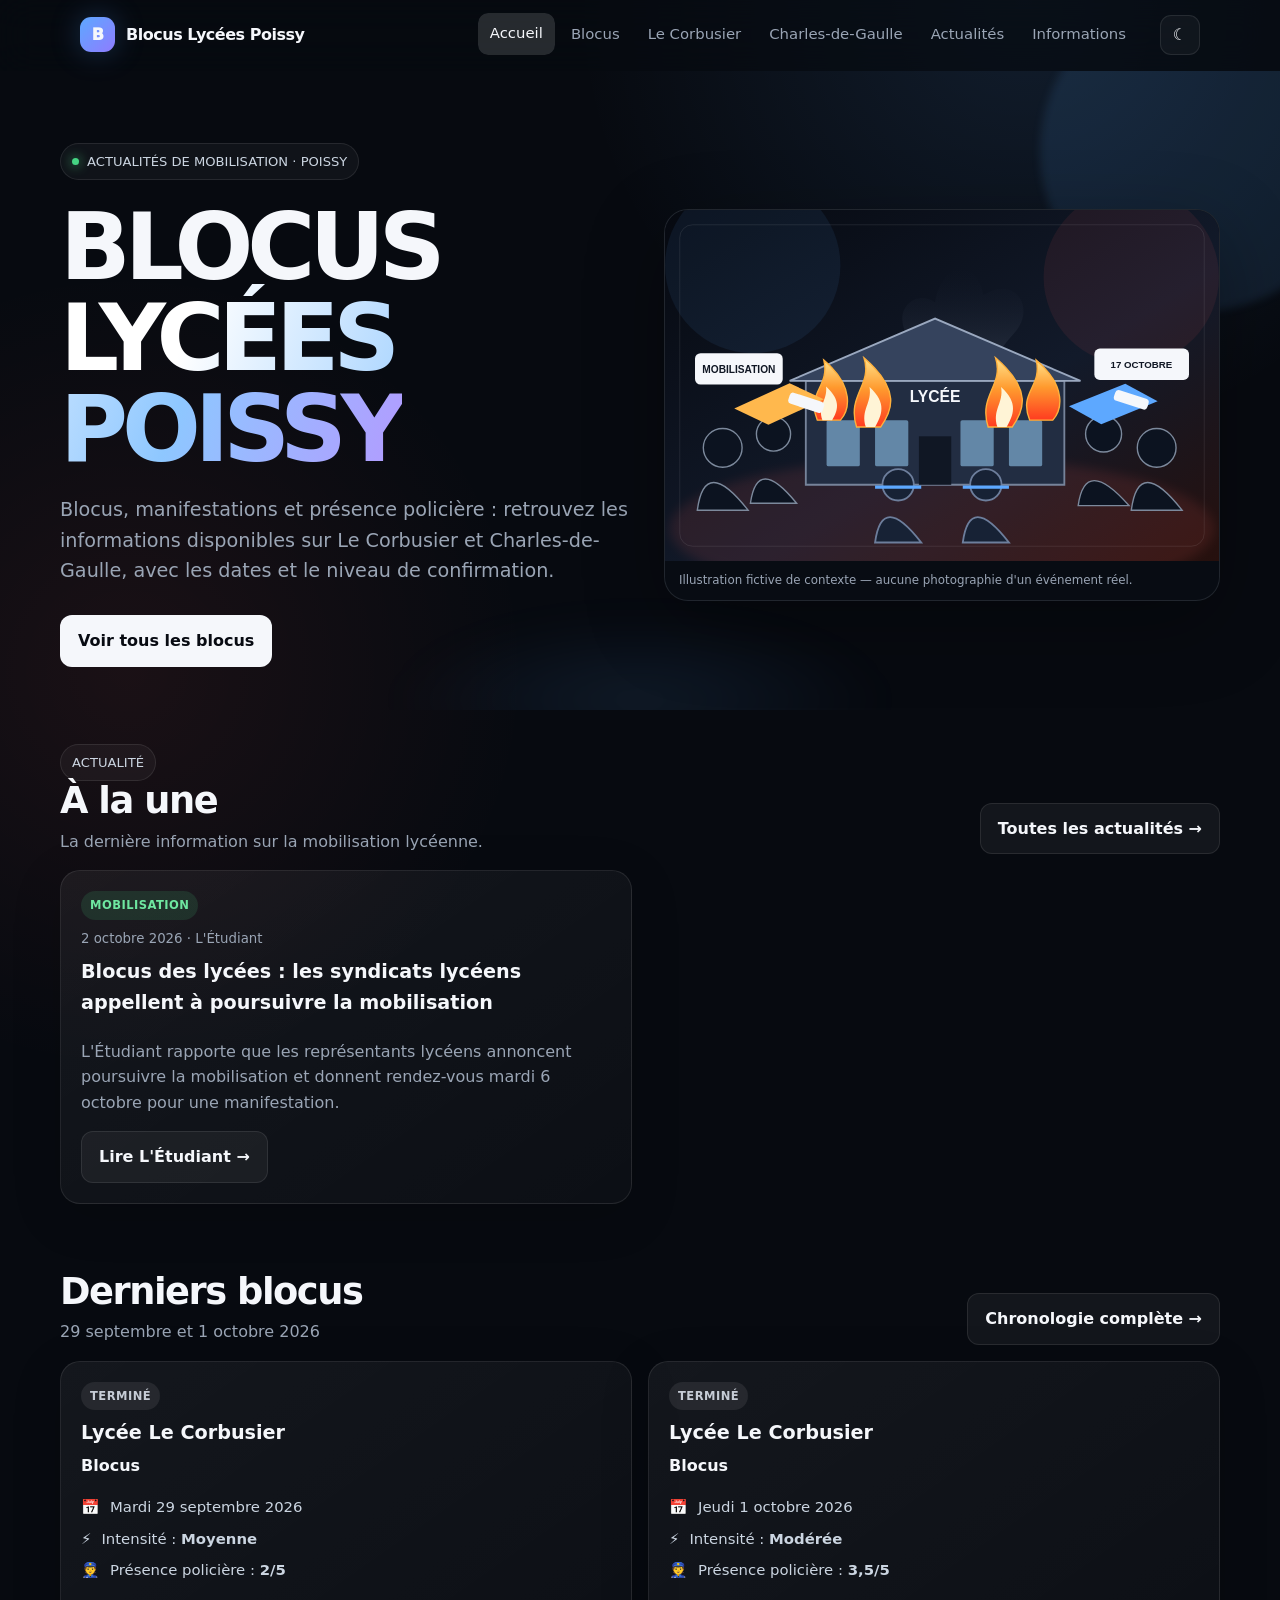
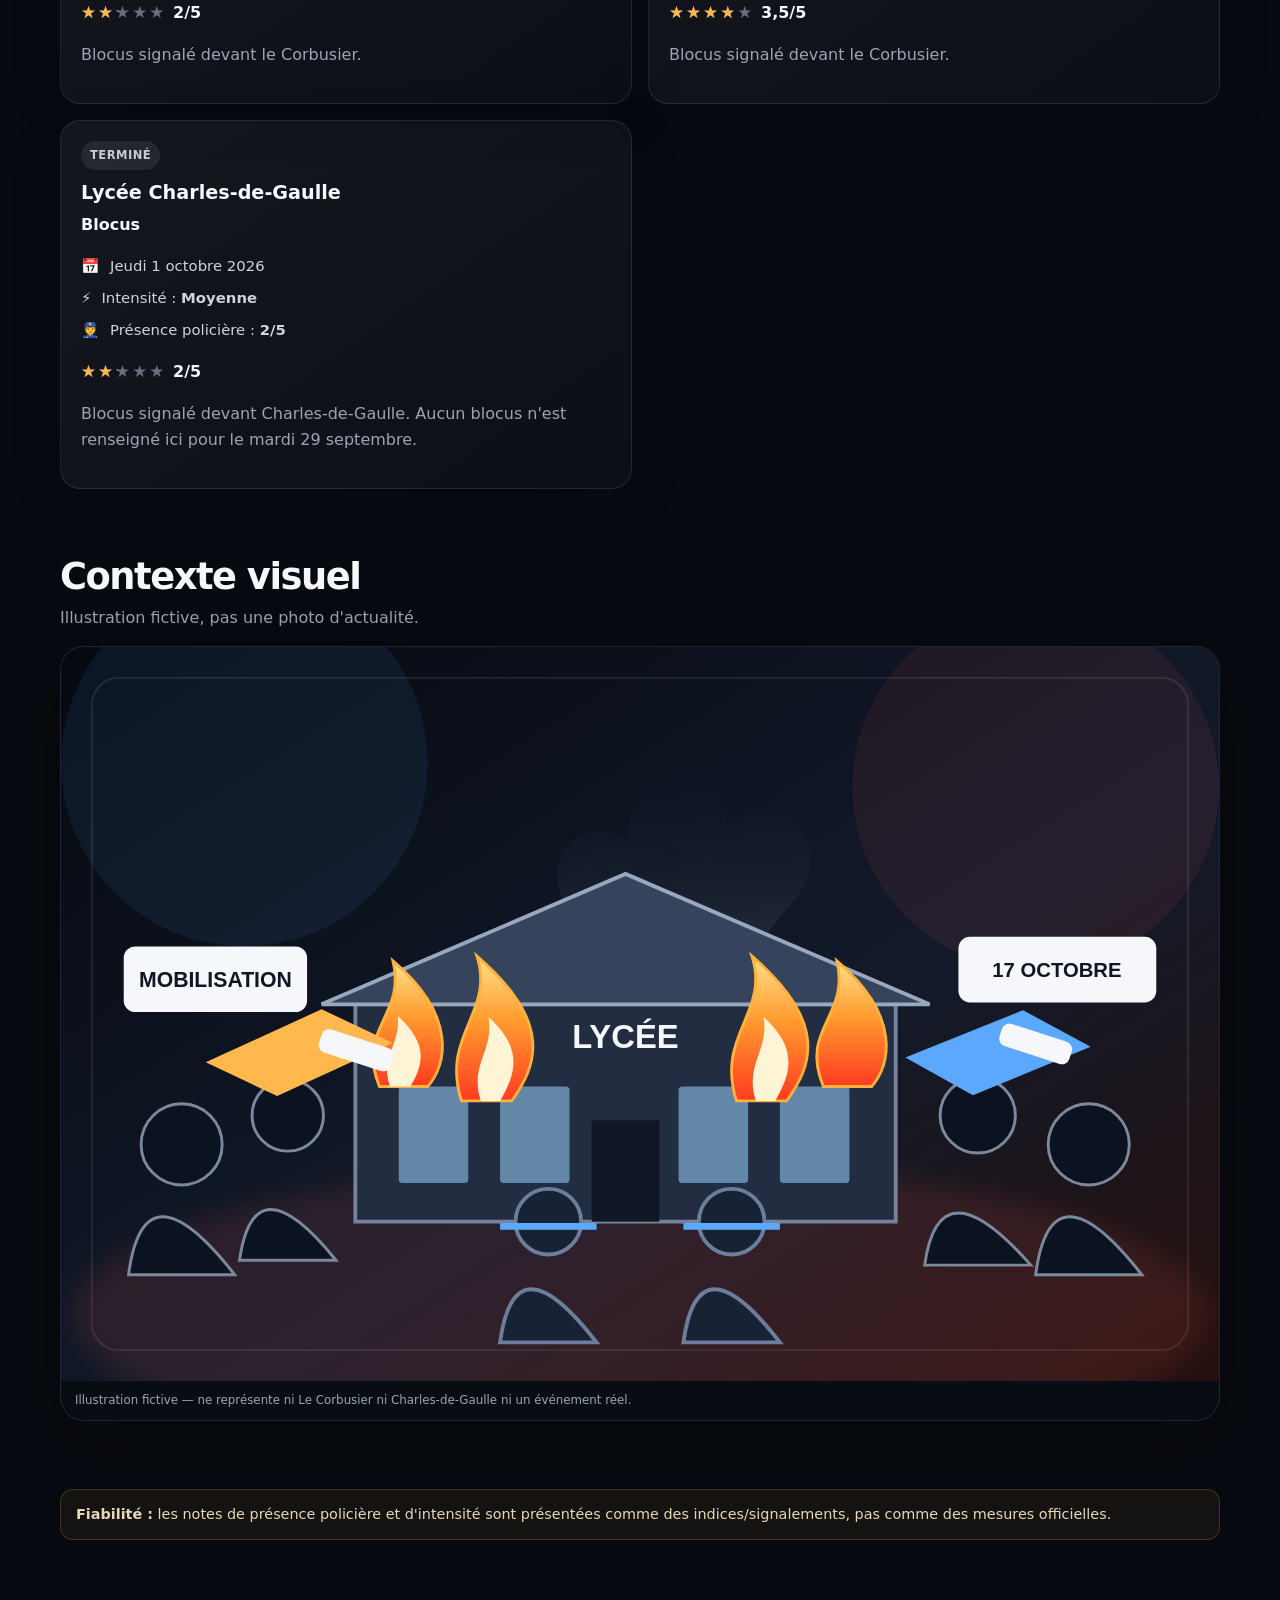
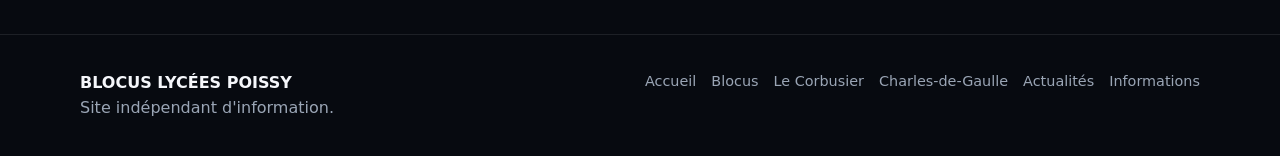
<file: index.html>
<!doctype html><html lang="fr"><head><meta charset="utf-8"><meta name="viewport" content="width=device-width,initial-scale=1,viewport-fit=cover"><title>Blocus Lycées Poissy — Informations Le Corbusier & Charles-de-Gaulle</title><meta name="description" content="Blocus, manifestations et informations publiques concernant les lycées Le Corbusier et Charles-de-Gaulle à Poissy."><meta name="theme-color" content="#080b12"><link rel="icon" href="assets/favicon.svg"><link rel="stylesheet" href="assets/style.css?v=20261005-01"><meta http-equiv="Cache-Control" content="no-cache, no-store, must-revalidate"><meta http-equiv="Pragma" content="no-cache"><meta http-equiv="Expires" content="0"></head><body data-page="home"><header class="site-header"><nav class="nav" aria-label="Navigation principale"><a class="brand" href="index.html"><span class="brand-mark" aria-hidden="true"></span><span>Blocus Lycées Poissy</span></a><div class="nav-links" id="nav"><a class="active" href="index.html">Accueil</a><a class="" href="blocus.html">Blocus</a><a class="" href="lycee/le-corbusier.html">Le Corbusier</a><a class="" href="lycee/charles-de-gaulle.html">Charles-de-Gaulle</a><a class="" href="actualites.html">Actualités</a><a class="" href="informations.html">Informations</a>
</div><div class="nav-actions"><button class="icon-btn" id="theme" aria-label="Changer de thème">☾</button><button class="menu-btn" id="menu" aria-label="Ouvrir le menu" aria-expanded="false">☰</button>
</div></nav></header><main>
<section class="hero home-hero"><div class="container hero-grid"><div><span class="eyebrow"><span class="dot"></span> ACTUALITÉS DE MOBILISATION · POISSY</span><h1>BLOCUS <span>LYCÉES POISSY</span></h1><p>Blocus, manifestations et présence policière : retrouvez les informations disponibles sur Le Corbusier et Charles-de-Gaulle, avec les dates et le niveau de confirmation.</p><div class="actions"><a class="btn primary" href="blocus.html">Voir tous les blocus</a>
</div></div><figure class="hero-visual reveal"><img src="assets/manifestation.svg" alt="Illustration fictive d'une mobilisation lycéenne avec lycée, fumée, flammes, foule, mégaphones et forces de l'ordre"><figcaption>Illustration fictive de contexte — aucune photographie d'un événement réel.</figcaption></figure>
</div></section>
<section class="section"><div class="container"><div class="section-head"><div><span class="eyebrow">ACTUALITÉ</span><h2>À la une</h2><p>La dernière information sur la mobilisation lycéenne.</p></div><a class="btn" href="actualites.html">Toutes les actualités →</a></div><div class="news-grid">
<article class="card reveal"><span class="badge good">MOBILISATION</span><small class="muted">2 octobre 2026 · L'Étudiant</small><h3>Blocus des lycées : les syndicats lycéens appellent à poursuivre la mobilisation</h3><p class="muted">L'Étudiant rapporte que les représentants lycéens annoncent poursuivre la mobilisation et donnent rendez-vous mardi 6 octobre pour une manifestation.</p><a class="btn" href="https://www.letudiant.fr/lycee/blocus-des-lycees-les-syndicats-lyceens-appellent-a-poursuivre-la-mobilisation.html" target="_blank" rel="noopener">Lire L'Étudiant →</a></article>
</div></div></section>
<section class="section"><div class="container"><div class="section-head"><div><h2>Derniers blocus</h2><p>29 septembre et 1 octobre 2026</p>
</div><a class="btn" href="blocus.html">Chronologie complète →</a>
</div><div class="grid">
<article class="card reveal"><span class="badge gray">TERMINÉ</span><h3>Lycée Le Corbusier</h3><strong>Blocus</strong><div class="meta"><div>📅 <span>Mardi 29 septembre 2026</span>
</div><div>⚡ <span>Intensité : <strong>Moyenne</strong></span>
</div><div>👮 <span>Présence policière : <strong>2/5</strong></span>
</div></div><div class="mini-rating"><span class="star-rating" aria-label="2 sur 5"><span class="star-bg">★★★★★</span><span class="star-fill" style="width:40%">★★★★★</span></span><b>2/5</b>
</div><p class="muted">Blocus signalé devant le Corbusier.</p></article>
<article class="card reveal"><span class="badge gray">TERMINÉ</span><h3>Lycée Le Corbusier</h3><strong>Blocus</strong><div class="meta"><div>📅 <span>Jeudi 1 octobre 2026</span>
</div><div>⚡ <span>Intensité : <strong>Modérée</strong></span>
</div><div>👮 <span>Présence policière : <strong>3,5/5</strong></span>
</div></div><div class="mini-rating"><span class="star-rating" aria-label="3.5 sur 5"><span class="star-bg">★★★★★</span><span class="star-fill" style="width:70%">★★★★★</span></span><b>3,5/5</b>
</div><p class="muted">Blocus signalé devant le Corbusier.</p></article>
<article class="card reveal"><span class="badge gray">TERMINÉ</span><h3>Lycée Charles-de-Gaulle</h3><strong>Blocus</strong><div class="meta"><div>📅 <span>Jeudi 1 octobre 2026</span>
</div><div>⚡ <span>Intensité : <strong>Moyenne</strong></span>
</div><div>👮 <span>Présence policière : <strong>2/5</strong></span>
</div></div><div class="mini-rating"><span class="star-rating" aria-label="2 sur 5"><span class="star-bg">★★★★★</span><span class="star-fill" style="width:40%">★★★★★</span></span><b>2/5</b>
</div><p class="muted">Blocus signalé devant Charles-de-Gaulle. Aucun blocus n'est renseigné ici pour le mardi 29 septembre.</p></article>
</div></div></section>
<section class="section compact-section"><div class="container"><div class="section-head"><div><h2>Contexte visuel</h2><p>Illustration fictive, pas une photo d'actualité.</p>
</div></div><figure class="hero-visual reveal"><img src="assets/manifestation.svg" alt="Illustration fictive d'une mobilisation avec un lycée, flammes, fumée, mégaphones et forces de l'ordre"><figcaption>Illustration fictive — ne représente ni Le Corbusier ni Charles-de-Gaulle ni un événement réel.</figcaption></figure>
</div></section>
<section class="section compact-section"><div class="container"><div class="notice"><strong>Fiabilité :</strong> les notes de présence policière et d'intensité sont présentées comme des indices/signalements, pas comme des mesures officielles.</div>
</div></section>
</main><footer><div class="footer-inner"><div><strong>BLOCUS LYCÉES POISSY</strong><div class="muted">Site indépendant d'information.</div>
</div><div class="footer-links"><a href="index.html">Accueil</a><a href="blocus.html">Blocus</a><a href="lycee/le-corbusier.html">Le Corbusier</a><a href="lycee/charles-de-gaulle.html">Charles-de-Gaulle</a><a href="actualites.html">Actualités</a><a href="informations.html">Informations</a>
</div></div></footer><script src="assets/app.js?v=20261005-03" defer></script></body></html>
</file>
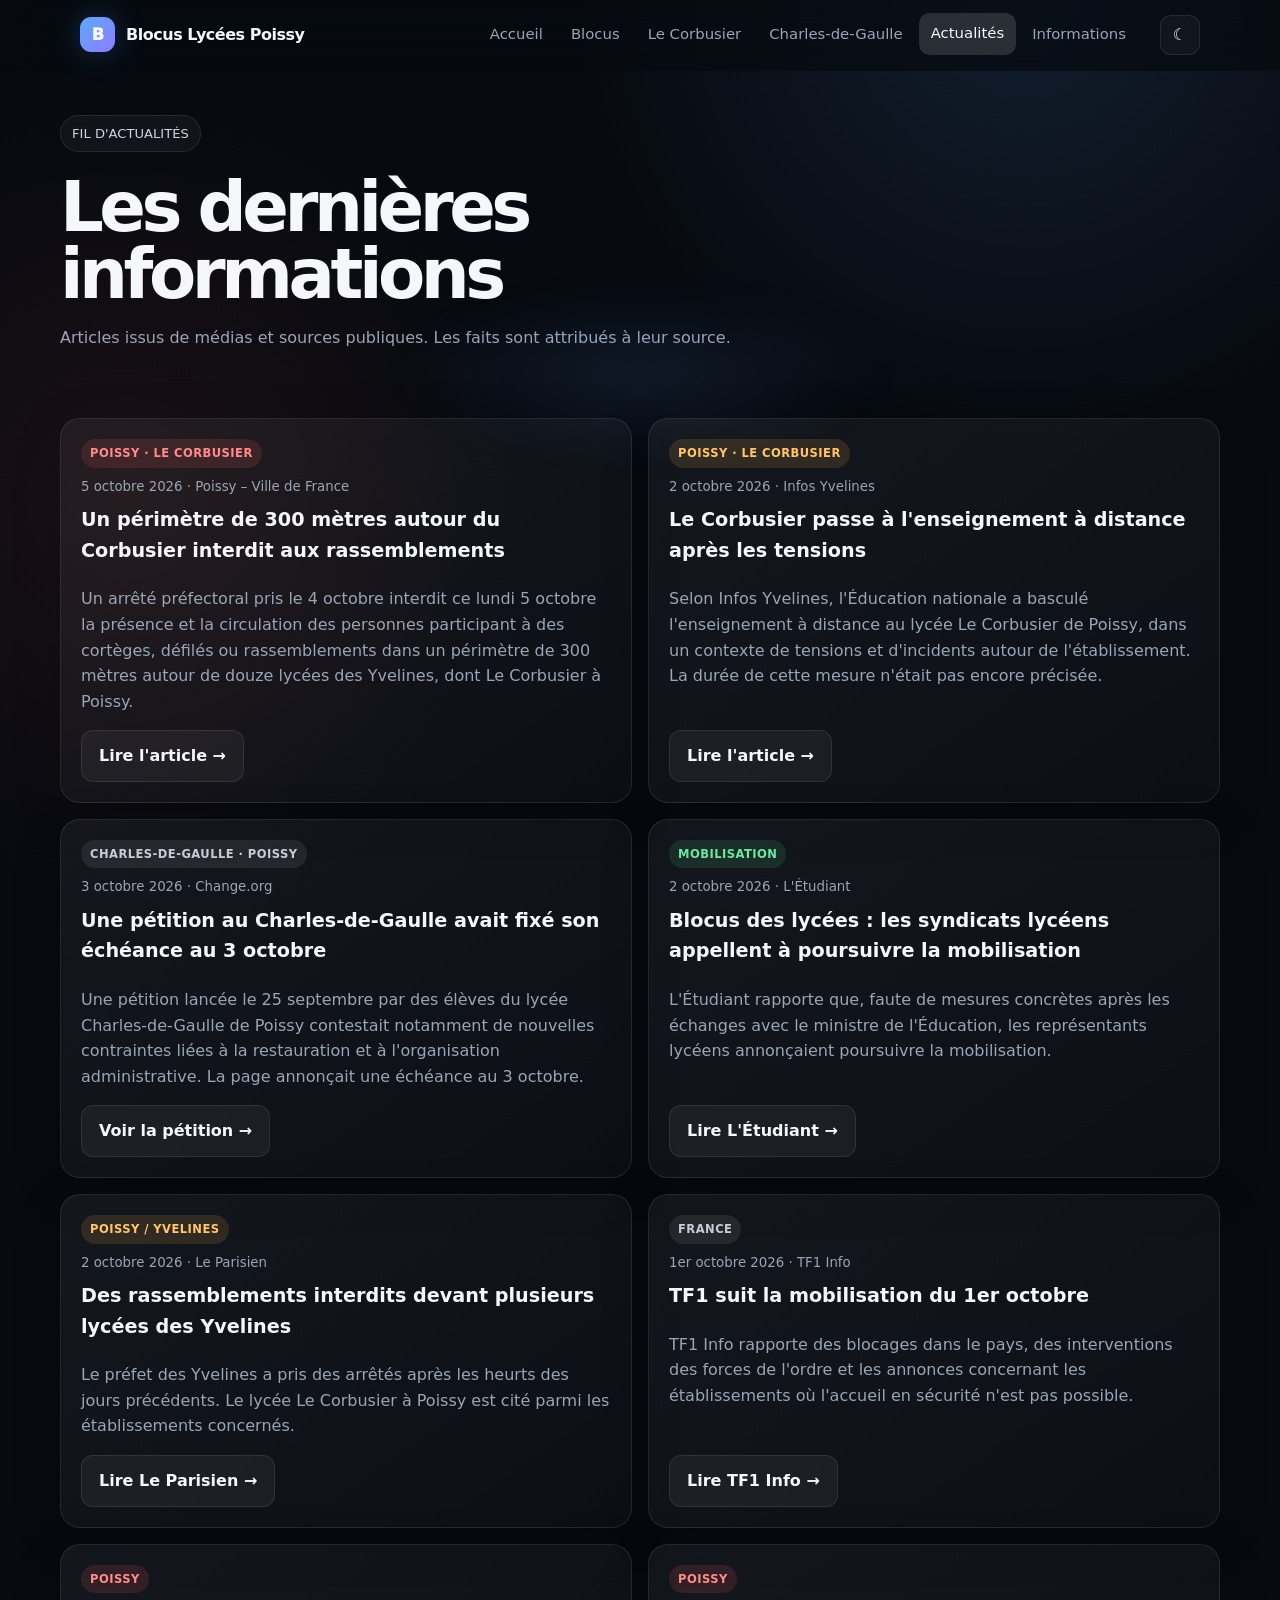
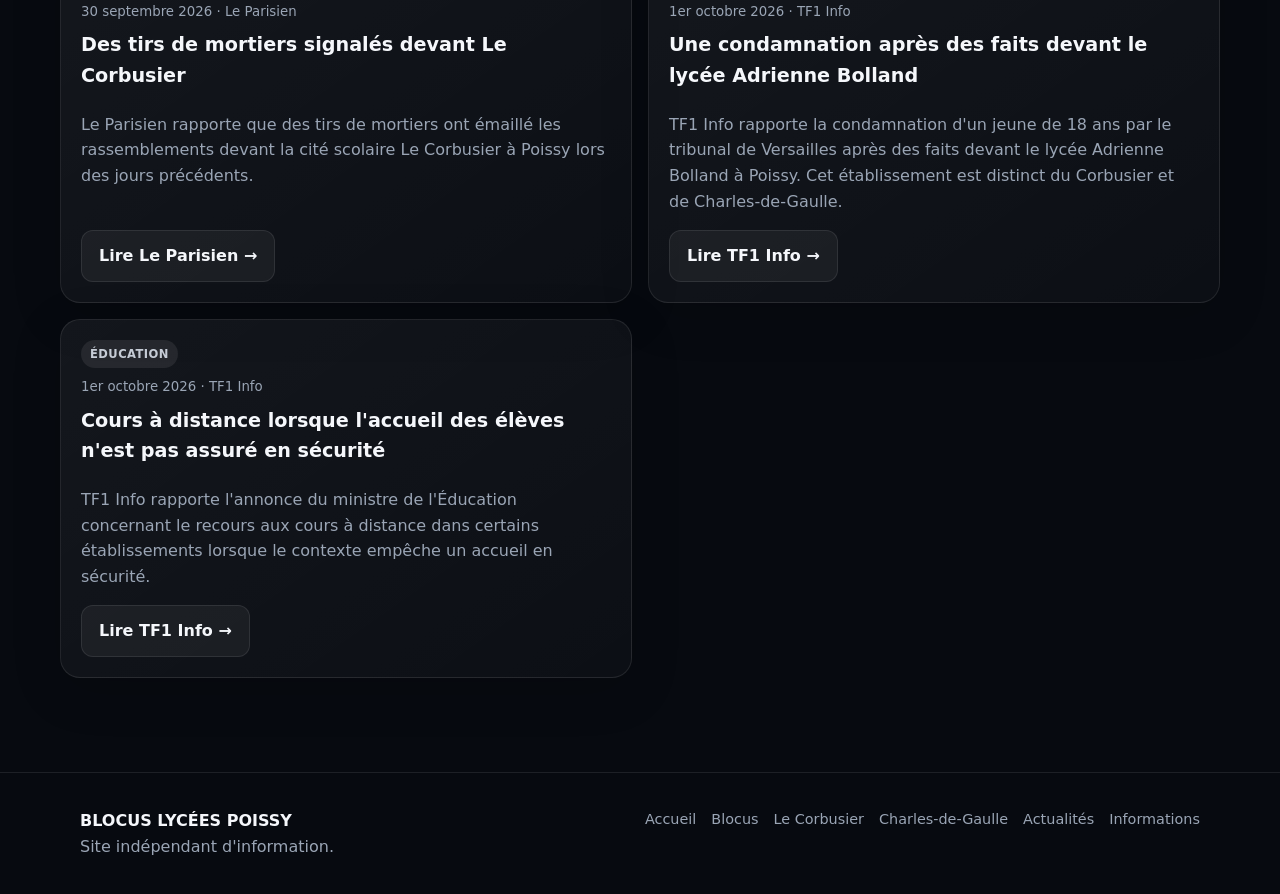
<file: actualites.html>
<!doctype html><html lang="fr"><head><meta charset="utf-8"><meta name="viewport" content="width=device-width,initial-scale=1,viewport-fit=cover"><title>Actualités — Blocus Lycées Poissy</title><meta name="description" content="Actualités et informations publiques sur les mobilisations lycéennes à Poissy, avec sources."><meta name="theme-color" content="#080b12"><link rel="icon" href="assets/favicon.svg"><link rel="stylesheet" href="assets/style.css?v=20261004-20"><meta http-equiv="Cache-Control" content="no-cache, no-store, must-revalidate"><meta http-equiv="Pragma" content="no-cache"><meta http-equiv="Expires" content="0"></head>
<body data-page="news"><header class="site-header"><nav class="nav" aria-label="Navigation principale"><a class="brand" href="index.html"><span class="brand-mark" aria-hidden="true"></span><span>Blocus Lycées Poissy</span></a><div class="nav-links" id="nav"><a href="index.html">Accueil</a><a href="blocus.html">Blocus</a><a href="lycee/le-corbusier.html">Le Corbusier</a><a href="lycee/charles-de-gaulle.html">Charles-de-Gaulle</a><a class="active" href="actualites.html">Actualités</a><a href="informations.html">Informations</a>
</div><div class="nav-actions"><button class="icon-btn" id="theme" aria-label="Changer de thème">☾</button><button class="menu-btn" id="menu" aria-label="Ouvrir le menu" aria-expanded="false">☰</button>
</div></nav></header>
<main><section class="page-hero"><div class="container"><span class="eyebrow">FIL D'ACTUALITÉS</span><h1>Les dernières informations</h1><p class="muted">Articles issus de médias et sources publiques. Les faits sont attribués à leur source.</p>
</div></section>
<section class="section"><div class="container"><div class="news-grid">
<article class="card reveal"><span class="badge red">POISSY · LE CORBUSIER</span><small class="muted">5 octobre 2026 · Poissy – Ville de France</small><h3>Un périmètre de 300 mètres autour du Corbusier interdit aux rassemblements</h3><p class="muted">Un arrêté préfectoral pris le 4 octobre interdit ce lundi 5 octobre la présence et la circulation des personnes participant à des cortèges, défilés ou rassemblements dans un périmètre de 300 mètres autour de douze lycées des Yvelines, dont Le Corbusier à Poissy.</p><a class="btn" href="https://www.poissy.net/yvelines-exclusion-zone-high-schools/" target="_blank" rel="noopener">Lire l'article →</a></article>
<article class="card reveal"><span class="badge warn">POISSY · LE CORBUSIER</span><small class="muted">2 octobre 2026 · Infos Yvelines</small><h3>Le Corbusier passe à l'enseignement à distance après les tensions</h3><p class="muted">Selon Infos Yvelines, l'Éducation nationale a basculé l'enseignement à distance au lycée Le Corbusier de Poissy, dans un contexte de tensions et d'incidents autour de l'établissement. La durée de cette mesure n'était pas encore précisée.</p><a class="btn" href="https://www.infosyvelines.fr/articles/yvelines-manifestations-interdites-15-lycees-2-octobre-2026" target="_blank" rel="noopener">Lire l'article →</a></article>
<article class="card reveal"><span class="badge gray">CHARLES-DE-GAULLE · POISSY</span><small class="muted">3 octobre 2026 · Change.org</small><h3>Une pétition au Charles-de-Gaulle avait fixé son échéance au 3 octobre</h3><p class="muted">Une pétition lancée le 25 septembre par des élèves du lycée Charles-de-Gaulle de Poissy contestait notamment de nouvelles contraintes liées à la restauration et à l'organisation administrative. La page annonçait une échéance au 3 octobre.</p><a class="btn" href="https://www.change.org/p/p%C3%A9tition-contre-les-nouvelles-contraintes" target="_blank" rel="noopener">Voir la pétition →</a></article>

<article class="card reveal"><span class="badge good">MOBILISATION</span><small class="muted">2 octobre 2026 · L'Étudiant</small><h3>Blocus des lycées : les syndicats lycéens appellent à poursuivre la mobilisation</h3><p class="muted">L'Étudiant rapporte que, faute de mesures concrètes après les échanges avec le ministre de l'Éducation, les représentants lycéens annonçaient poursuivre la mobilisation.</p><a class="btn" href="https://www.letudiant.fr/lycee/blocus-des-lycees-les-syndicats-lyceens-appellent-a-poursuivre-la-mobilisation.html" target="_blank" rel="noopener">Lire L'Étudiant →</a></article>

<article class="card reveal"><span class="badge warn">POISSY / YVELINES</span><small class="muted">2 octobre 2026 · Le Parisien</small><h3>Des rassemblements interdits devant plusieurs lycées des Yvelines</h3><p class="muted">Le préfet des Yvelines a pris des arrêtés après les heurts des jours précédents. Le lycée Le Corbusier à Poissy est cité parmi les établissements concernés.</p><a class="btn" href="https://www.leparisien.fr/yvelines-78/blocus-des-lycees-dans-les-yvelines-deja-82-interpellations-le-prefet-interdit-des-rassemblements-02-10-2026-CT2UWZQKYVF7PIC2LT4CUHCPAA.php" target="_blank" rel="noopener">Lire Le Parisien →</a></article>
<article class="card reveal"><span class="badge gray">FRANCE</span><small class="muted">1er octobre 2026 · TF1 Info</small><h3>TF1 suit la mobilisation du 1er octobre</h3><p class="muted">TF1 Info rapporte des blocages dans le pays, des interventions des forces de l'ordre et les annonces concernant les établissements où l'accueil en sécurité n'est pas possible.</p><a class="btn" href="https://www.tf1info.fr/societe/en-direct-blocus-des-lycees-le-mouvement-se-poursuit-ce-jeudi-laurent-nunez-edouard-geffray-france-insoumise-education-les-informations-du-jeudi-1er-octobre-2026-2467363.html" target="_blank" rel="noopener">Lire TF1 Info →</a></article>
<article class="card reveal"><span class="badge red">POISSY</span><small class="muted">30 septembre 2026 · Le Parisien</small><h3>Des tirs de mortiers signalés devant Le Corbusier</h3><p class="muted">Le Parisien rapporte que des tirs de mortiers ont émaillé les rassemblements devant la cité scolaire Le Corbusier à Poissy lors des jours précédents.</p><a class="btn" href="https://www.leparisien.fr/yvelines-78/blocus-des-lycees-dans-les-yvelines-entre-inquietude-et-soutiens-4EY6HB7WIVGNHPLLIPJENZGDY4.php" target="_blank" rel="noopener">Lire Le Parisien →</a></article>
<article class="card reveal"><span class="badge red">POISSY</span><small class="muted">1er octobre 2026 · TF1 Info</small><h3>Une condamnation après des faits devant le lycée Adrienne Bolland</h3><p class="muted">TF1 Info rapporte la condamnation d'un jeune de 18 ans par le tribunal de Versailles après des faits devant le lycée Adrienne Bolland à Poissy. Cet établissement est distinct du Corbusier et de Charles-de-Gaulle.</p><a class="btn" href="https://www.tf1info.fr/societe/en-direct-blocus-des-lycees-le-mouvement-se-poursuit-ce-jeudi-laurent-nunez-edouard-geffray-france-insoumise-education-les-informations-du-jeudi-1er-octobre-2026-2467363.html" target="_blank" rel="noopener">Lire TF1 Info →</a></article>
<article class="card reveal"><span class="badge gray">ÉDUCATION</span><small class="muted">1er octobre 2026 · TF1 Info</small><h3>Cours à distance lorsque l'accueil des élèves n'est pas assuré en sécurité</h3><p class="muted">TF1 Info rapporte l'annonce du ministre de l'Éducation concernant le recours aux cours à distance dans certains établissements lorsque le contexte empêche un accueil en sécurité.</p><a class="btn" href="https://www.tf1info.fr/societe/blocage-des-lycees-les-cours-assures-a-distance-si-l-accueil-des-eleves-en-toute-securite-est-empeche-annonce-edouard-geffray-2467473.html" target="_blank" rel="noopener">Lire TF1 Info →</a></article>
</div></div></section>
</main><footer><div class="footer-inner"><div><strong>BLOCUS LYCÉES POISSY</strong><div class="muted">Site indépendant d'information.</div>
</div><div class="footer-links"><a href="index.html">Accueil</a><a href="blocus.html">Blocus</a><a href="lycee/le-corbusier.html">Le Corbusier</a><a href="lycee/charles-de-gaulle.html">Charles-de-Gaulle</a><a href="actualites.html">Actualités</a><a href="informations.html">Informations</a>
</div></div></footer><script src="assets/app.js?v=20261005-04" defer></script></body></html>
</file>
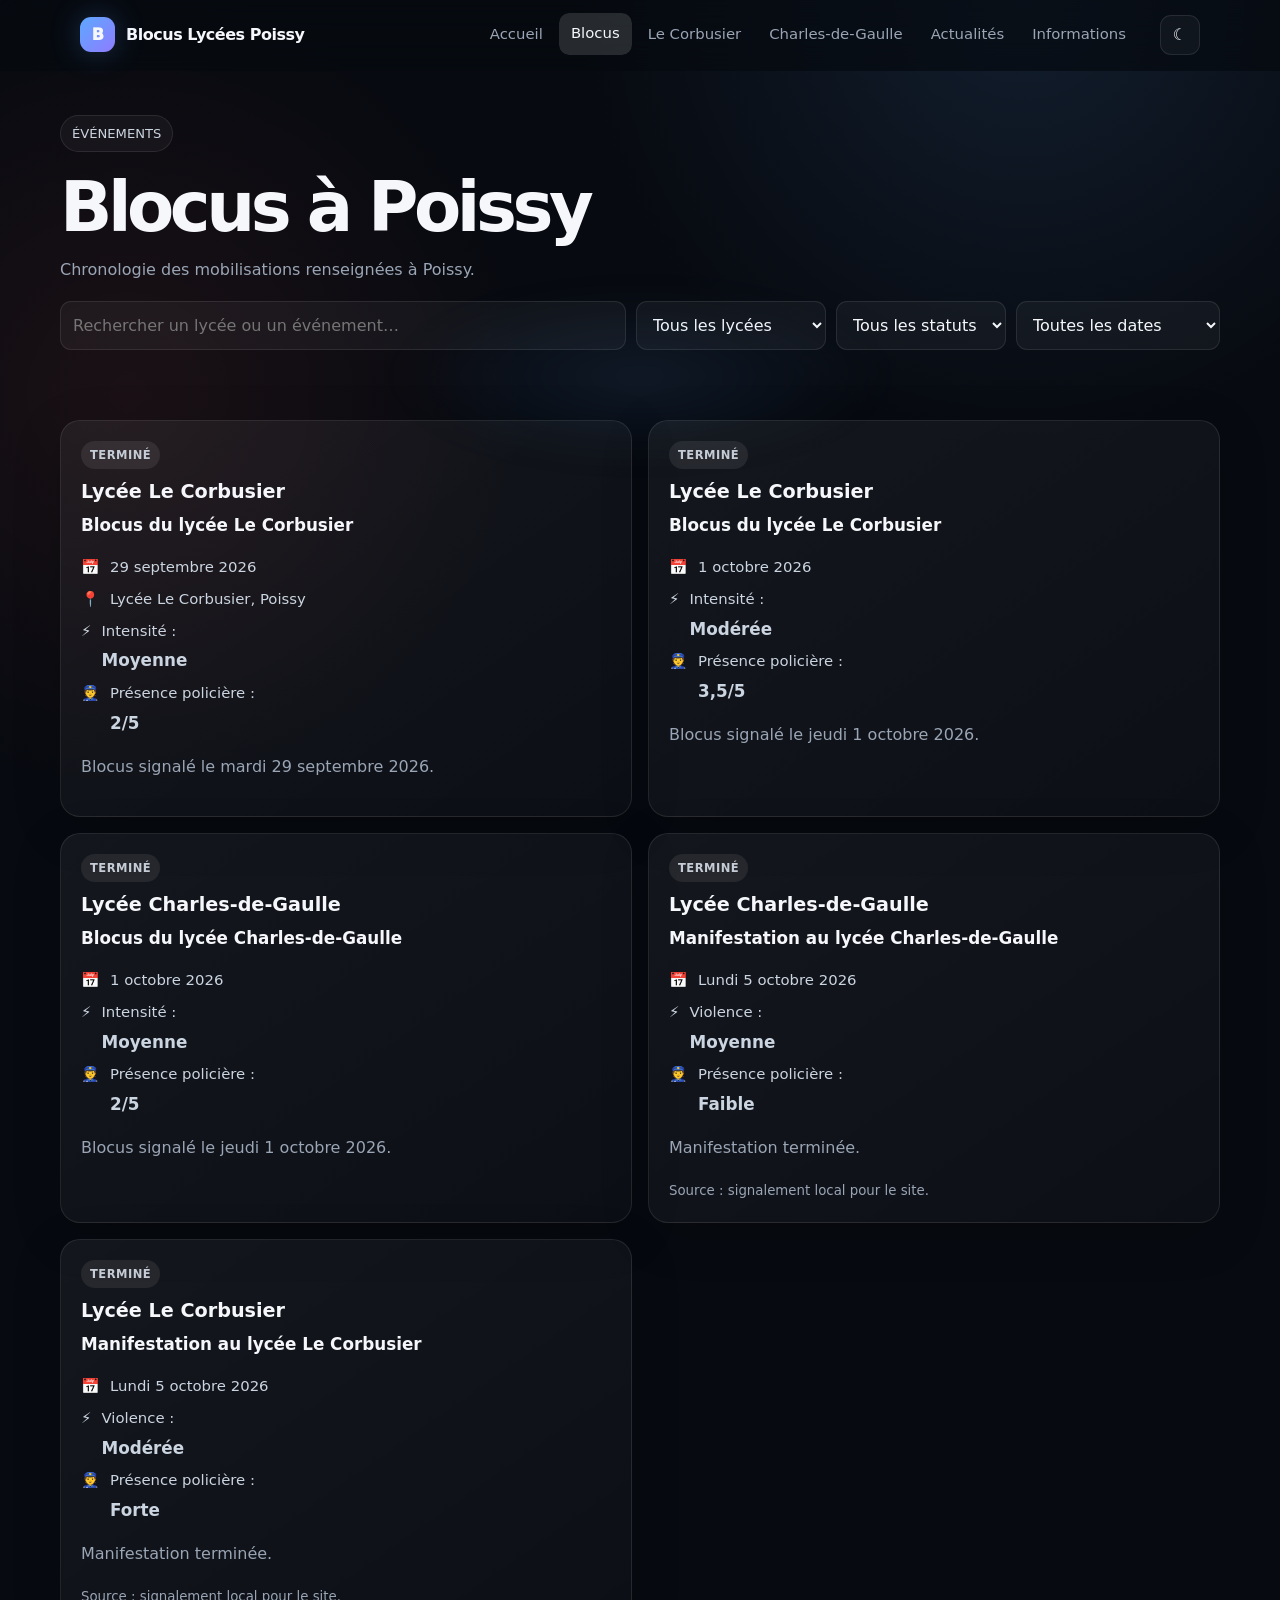
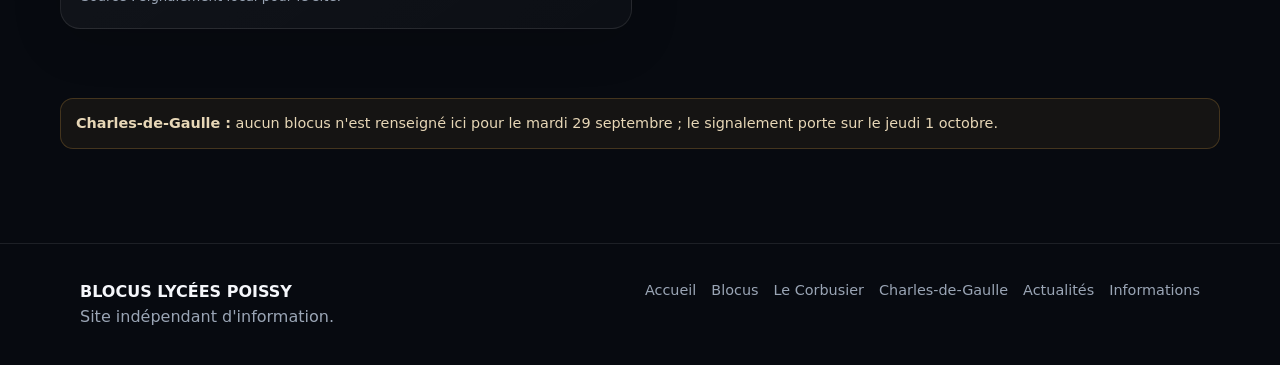
<file: blocus.html>
<!doctype html><html lang="fr"><head><meta charset="utf-8"><meta name="viewport" content="width=device-width,initial-scale=1,viewport-fit=cover"><title>Blocus à Poissy — Blocus Lycées Poissy</title><meta name="description" content="Blocus passés et mobilisation signalée à Poissy pour les lycées Le Corbusier et Charles-de-Gaulle."><meta name="theme-color" content="#080b12"><link rel="icon" href="assets/favicon.svg"><link rel="stylesheet" href="assets/style.css?v=20261005-02"><meta http-equiv="Cache-Control" content="no-cache, no-store, must-revalidate"><meta http-equiv="Pragma" content="no-cache"><meta http-equiv="Expires" content="0"></head><body data-page="blocus"><header class="site-header"><nav class="nav" aria-label="Navigation principale"><a class="brand" href="index.html"><span class="brand-mark" aria-hidden="true"></span><span>Blocus Lycées Poissy</span></a><div class="nav-links" id="nav"><a class="" href="index.html">Accueil</a><a class="active" href="blocus.html">Blocus</a><a class="" href="lycee/le-corbusier.html">Le Corbusier</a><a class="" href="lycee/charles-de-gaulle.html">Charles-de-Gaulle</a><a class="" href="actualites.html">Actualités</a><a class="" href="informations.html">Informations</a>
</div><div class="nav-actions"><button class="icon-btn" id="theme" aria-label="Changer de thème">☾</button><button class="menu-btn" id="menu" aria-label="Ouvrir le menu" aria-expanded="false">☰</button>
</div></nav></header><main>
<section class="page-hero"><div class="container"><span class="eyebrow">ÉVÉNEMENTS</span><h1>Blocus à Poissy</h1><p class="muted">Chronologie des mobilisations renseignées à Poissy.</p>
<div class="toolbar"><input class="field search" id="q" placeholder="Rechercher un lycée ou un événement…" aria-label="Rechercher"><select class="field" id="school"><option value="">Tous les lycées</option><option value="le-corbusier">Le Corbusier</option><option value="charles-de-gaulle">Charles-de-Gaulle</option></select><select class="field" id="status"><option value="">Tous les statuts</option><option>TERMINÉ</option><option>À CONFIRMER</option><option>CONFIRMÉ</option><option>EN DIRECT</option></select><select class="field" id="date"><option value="">Toutes les dates</option><option value="2026-09-29">29 septembre 2026</option><option value="2026-10-01">1 octobre 2026</option><option value="2026-10-05">5 octobre 2026</option></select>
</div></div></section>
<section class="section"><div class="container"><div id="event-results" class="grid">
<article class="card event-card reveal" data-event-card data-school="le-corbusier" data-status="TERMINÉ" data-date="2026-09-29"><span class="badge gray">TERMINÉ</span><h3>Lycée Le Corbusier</h3><strong>Blocus du lycée Le Corbusier</strong><div class="meta"><div>📅 <span>29 septembre 2026</span></div><div>📍 <span>Lycée Le Corbusier, Poissy</span></div><div>⚡ <span>Intensité : <strong>Moyenne</strong></span></div><div>👮 <span>Présence policière : <strong>2/5</strong></span></div></div><p class="muted">Blocus signalé le mardi 29 septembre 2026.</p></article>
<article class="card event-card reveal" data-event-card data-school="le-corbusier" data-status="TERMINÉ" data-date="2026-10-01"><span class="badge gray">TERMINÉ</span><h3>Lycée Le Corbusier</h3><strong>Blocus du lycée Le Corbusier</strong><div class="meta"><div>📅 <span>1 octobre 2026</span></div><div>⚡ <span>Intensité : <strong>Modérée</strong></span></div><div>👮 <span>Présence policière : <strong>3,5/5</strong></span></div></div><p class="muted">Blocus signalé le jeudi 1 octobre 2026.</p></article>
<article class="card event-card reveal" data-event-card data-school="charles-de-gaulle" data-status="TERMINÉ" data-date="2026-10-01"><span class="badge gray">TERMINÉ</span><h3>Lycée Charles-de-Gaulle</h3><strong>Blocus du lycée Charles-de-Gaulle</strong><div class="meta"><div>📅 <span>1 octobre 2026</span></div><div>⚡ <span>Intensité : <strong>Moyenne</strong></span></div><div>👮 <span>Présence policière : <strong>2/5</strong></span></div></div><p class="muted">Blocus signalé le jeudi 1 octobre 2026.</p></article>
<article class="card event-card reveal" data-event-card data-school="charles-de-gaulle" data-status="TERMINÉ" data-date="2026-10-05"><span class="badge gray">TERMINÉ</span><h3>Lycée Charles-de-Gaulle</h3><strong>Manifestation au lycée Charles-de-Gaulle</strong><div class="meta"><div>📅 <span>Lundi 5 octobre 2026</span></div><div>⚡ <span>Violence : <strong>Moyenne</strong></span></div><div>👮 <span>Présence policière : <strong>Faible</strong></span></div></div><p class="muted">Manifestation terminée.</p><small class="muted">Source : signalement local pour le site.</small></article>
<article class="card event-card reveal" data-event-card data-school="le-corbusier" data-status="TERMINÉ" data-date="2026-10-05"><span class="badge gray">TERMINÉ</span><h3>Lycée Le Corbusier</h3><strong>Manifestation au lycée Le Corbusier</strong><div class="meta"><div>📅 <span>Lundi 5 octobre 2026</span></div><div>⚡ <span>Violence : <strong>Modérée</strong></span></div><div>👮 <span>Présence policière : <strong>Forte</strong></span></div></div><p class="muted">Manifestation terminée.</p><small class="muted">Source : signalement local pour le site.</small></article>
<div id="no-results" class="empty" hidden>Aucun événement ne correspond à ces filtres.</div>
</div></div></section><section class="section"><div class="container"><div class="notice"><strong>Charles-de-Gaulle :</strong> aucun blocus n'est renseigné ici pour le mardi 29 septembre ; le signalement porte sur le jeudi 1 octobre.</div>
</div></section>
</main><footer><div class="footer-inner"><div><strong>BLOCUS LYCÉES POISSY</strong><div class="muted">Site indépendant d'information.</div>
</div><div class="footer-links"><a href="index.html">Accueil</a><a href="blocus.html">Blocus</a><a href="lycee/le-corbusier.html">Le Corbusier</a><a href="lycee/charles-de-gaulle.html">Charles-de-Gaulle</a><a href="actualites.html">Actualités</a><a href="informations.html">Informations</a>
</div></div></footer><script src="assets/app.js?v=20261005-03" defer></script></body></html>
</file>
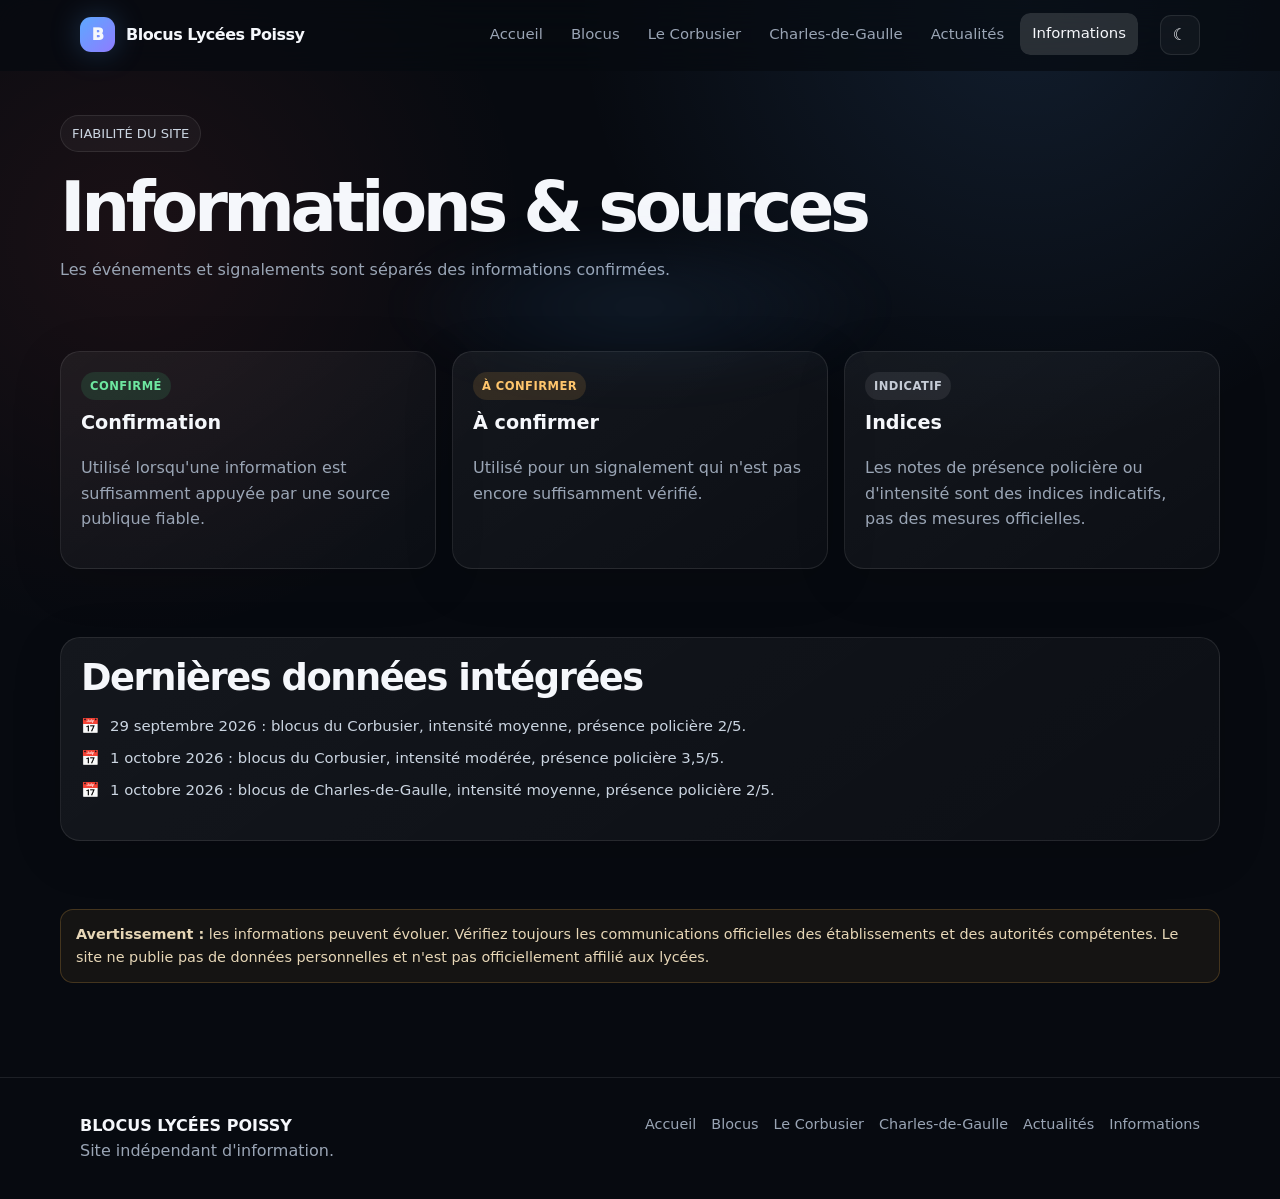
<file: informations.html>
<!doctype html><html lang="fr"><head><meta charset="utf-8"><meta name="viewport" content="width=device-width,initial-scale=1,viewport-fit=cover"><title>Informations — Blocus Lycées Poissy</title><meta name="description" content="Règles de présentation, sources, niveaux de confirmation et mise à jour des informations du site."><meta name="theme-color" content="#080b12"><link rel="icon" href="assets/favicon.svg"><link rel="stylesheet" href="assets/style.css?v=20261004-19"><meta http-equiv="Cache-Control" content="no-cache, no-store, must-revalidate"><meta http-equiv="Pragma" content="no-cache"><meta http-equiv="Expires" content="0"></head><body data-page="info"><header class="site-header"><nav class="nav" aria-label="Navigation principale"><a class="brand" href="index.html"><span class="brand-mark" aria-hidden="true"></span><span>Blocus Lycées Poissy</span></a><div class="nav-links" id="nav"><a class="" href="index.html">Accueil</a><a class="" href="blocus.html">Blocus</a><a class="" href="lycee/le-corbusier.html">Le Corbusier</a><a class="" href="lycee/charles-de-gaulle.html">Charles-de-Gaulle</a><a class="" href="actualites.html">Actualités</a><a class="active" href="informations.html">Informations</a>
</div><div class="nav-actions"><button class="icon-btn" id="theme" aria-label="Changer de thème">☾</button><button class="menu-btn" id="menu" aria-label="Ouvrir le menu" aria-expanded="false">☰</button>
</div></nav></header><main><section class="page-hero"><div class="container"><span class="eyebrow">FIABILITÉ DU SITE</span><h1>Informations & sources</h1><p class="muted">Les événements et signalements sont séparés des informations confirmées.</p>
</div></section><section class="section"><div class="container grid three"><article class="card reveal"><span class="badge good">CONFIRMÉ</span><h3>Confirmation</h3><p class="muted">Utilisé lorsqu'une information est suffisamment appuyée par une source publique fiable.</p></article><article class="card reveal"><span class="badge warn">À CONFIRMER</span><h3>À confirmer</h3><p class="muted">Utilisé pour un signalement qui n'est pas encore suffisamment vérifié.</p></article><article class="card reveal"><span class="badge gray">INDICATIF</span><h3>Indices</h3><p class="muted">Les notes de présence policière ou d'intensité sont des indices indicatifs, pas des mesures officielles.</p></article>
</div></section><section class="section"><div class="container card"><h2>Dernières données intégrées</h2><div class="meta"><div>📅 <span>29 septembre 2026 : blocus du Corbusier, intensité moyenne, présence policière 2/5.</span>
</div><div>📅 <span>1 octobre 2026 : blocus du Corbusier, intensité modérée, présence policière 3,5/5.</span>
</div><div>📅 <span>1 octobre 2026 : blocus de Charles-de-Gaulle, intensité moyenne, présence policière 2/5.</span>
</div></div>
</div></section><section class="section compact-section"><div class="container"><div class="notice"><strong>Avertissement :</strong> les informations peuvent évoluer. Vérifiez toujours les communications officielles des établissements et des autorités compétentes. Le site ne publie pas de données personnelles et n'est pas officiellement affilié aux lycées.</div>
</div></section></main><footer><div class="footer-inner"><div><strong>BLOCUS LYCÉES POISSY</strong><div class="muted">Site indépendant d'information.</div>
</div><div class="footer-links"><a href="index.html">Accueil</a><a href="blocus.html">Blocus</a><a href="lycee/le-corbusier.html">Le Corbusier</a><a href="lycee/charles-de-gaulle.html">Charles-de-Gaulle</a><a href="actualites.html">Actualités</a><a href="informations.html">Informations</a>
</div></div></footer><script src="assets/app.js?v=20261005-03" defer></script></body></html>
</file>
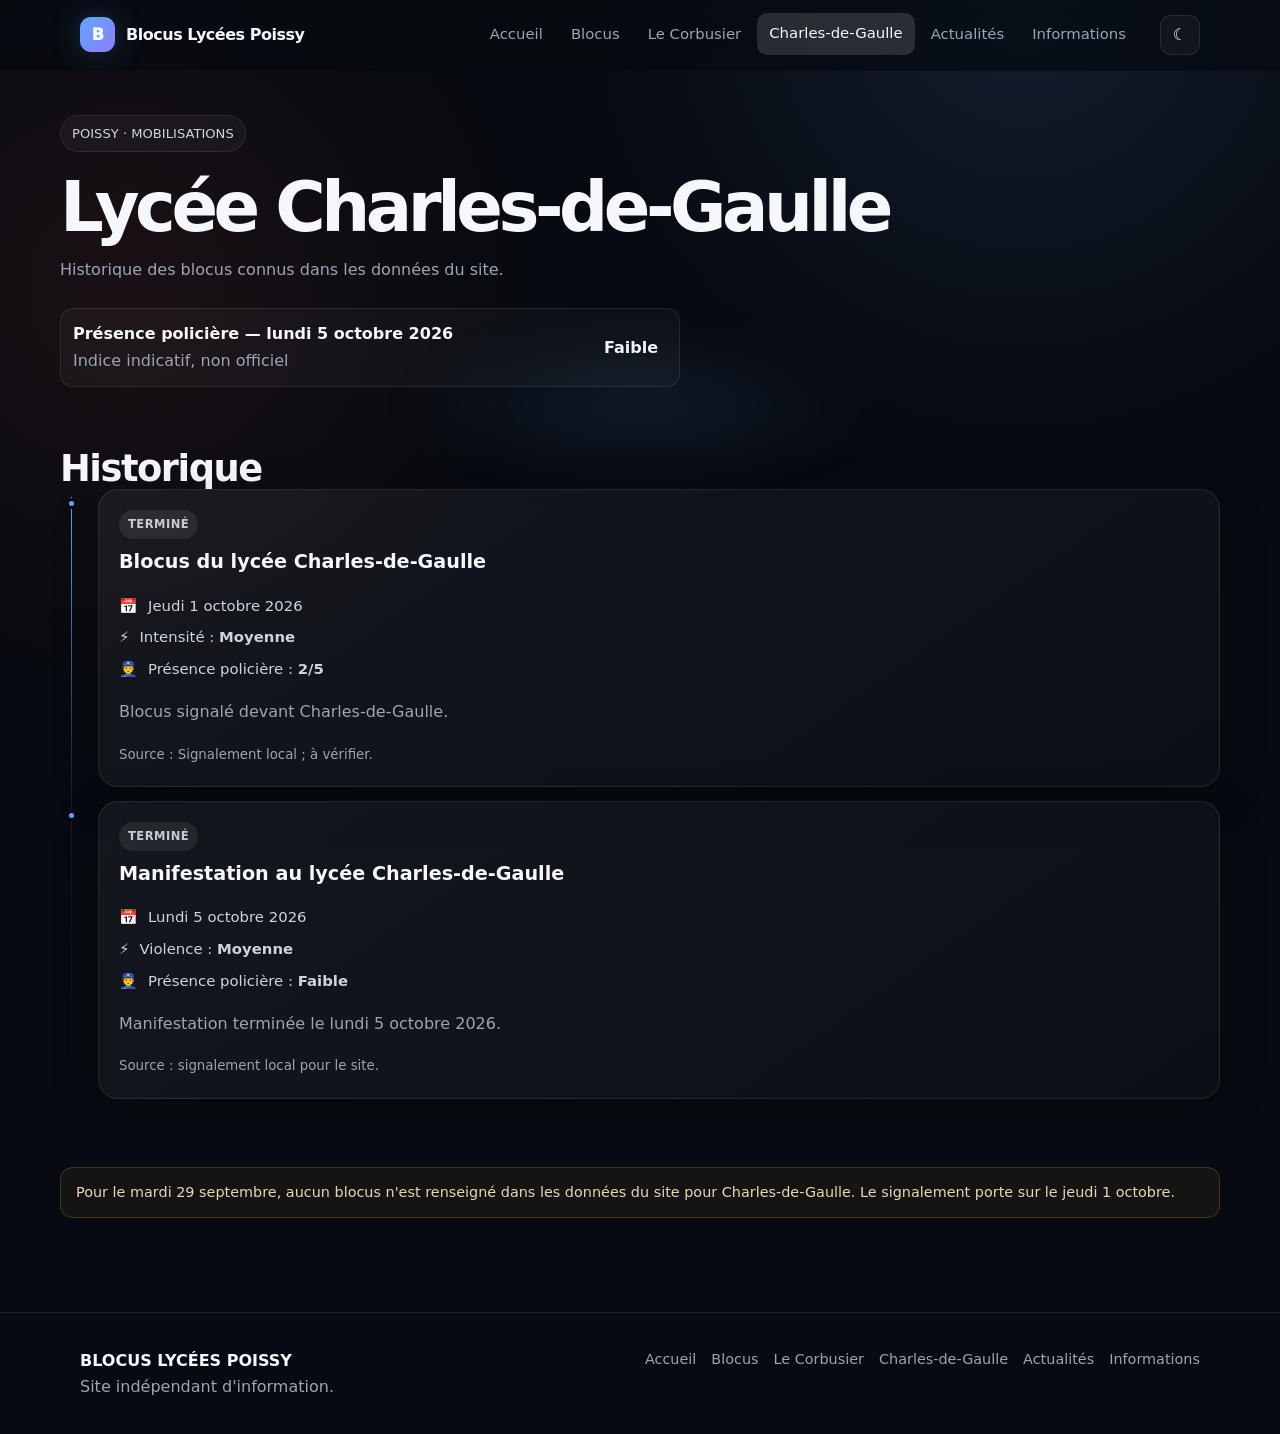
<file: lycee/charles-de-gaulle.html>
<!doctype html><html lang="fr"><head><meta charset="utf-8"><meta name="viewport" content="width=device-width,initial-scale=1,viewport-fit=cover"><title>Lycée Charles-de-Gaulle — Blocus Lycées Poissy</title><meta name="description" content="Historique des blocus et indices de présence policière concernant Lycée Charles-de-Gaulle à Poissy."><meta name="theme-color" content="#080b12"><link rel="icon" href="../assets/favicon.svg"><link rel="stylesheet" href="../assets/style.css?v=20261005-02"><meta http-equiv="Cache-Control" content="no-cache, no-store, must-revalidate"><meta http-equiv="Pragma" content="no-cache"><meta http-equiv="Expires" content="0"></head><body data-page="school"><header class="site-header"><nav class="nav" aria-label="Navigation principale"><a class="brand" href="../index.html"><span class="brand-mark" aria-hidden="true"></span><span>Blocus Lycées Poissy</span></a><div class="nav-links" id="nav"><a class="" href="../index.html">Accueil</a><a class="" href="../blocus.html">Blocus</a><a class="" href="../lycee/le-corbusier.html">Le Corbusier</a><a class="active" href="../lycee/charles-de-gaulle.html">Charles-de-Gaulle</a><a class="" href="../actualites.html">Actualités</a><a class="" href="../informations.html">Informations</a>
</div><div class="nav-actions"><button class="icon-btn" id="theme" aria-label="Changer de thème">☾</button><button class="menu-btn" id="menu" aria-label="Ouvrir le menu" aria-expanded="false">☰</button>
</div></nav></header><main><section class="page-hero"><div class="container"><span class="eyebrow">POISSY · MOBILISATIONS</span><h1>Lycée Charles-de-Gaulle</h1><p class="muted">Historique des blocus connus dans les données du site.</p><div class="rating large"><div><strong>Présence policière — lundi 5 octobre 2026</strong><span class="muted">Indice indicatif, non officiel</span></div><b>Faible</b></div></div></div></section><section class="section"><div class="container"><h2>Historique</h2><div class="timeline"><div class="timeline-item"><span class="timeline-dot"></span><article class="card"><span class="badge gray">TERMINÉ</span><h3>Blocus du lycée Charles-de-Gaulle</h3><div class="meta"><div>📅 <span>Jeudi 1 octobre 2026</span></div><div>⚡ <span>Intensité : <strong>Moyenne</strong></span></div><div>👮 <span>Présence policière : <strong>2/5</strong></span></div></div><p class="muted">Blocus signalé devant Charles-de-Gaulle.</p><small class="muted">Source : Signalement local ; à vérifier.</small></article></div><div class="timeline-item"><span class="timeline-dot"></span><article class="card"><span class="badge gray">TERMINÉ</span><h3>Manifestation au lycée Charles-de-Gaulle</h3><div class="meta"><div>📅 <span>Lundi 5 octobre 2026</span></div><div>⚡ <span>Violence : <strong>Moyenne</strong></span></div><div>👮 <span>Présence policière : <strong>Faible</strong></span></div></div><p class="muted">Manifestation terminée le lundi 5 octobre 2026.</p><small class="muted">Source : signalement local pour le site.</small></article></div></div></div></div></section><section class="section compact-section"><div class="container"><div class="notice">Pour le mardi 29 septembre, aucun blocus n'est renseigné dans les données du site pour Charles-de-Gaulle. Le signalement porte sur le jeudi 1 octobre.</div>
</div></section></main><footer><div class="footer-inner"><div><strong>BLOCUS LYCÉES POISSY</strong><div class="muted">Site indépendant d'information.</div>
</div><div class="footer-links"><a href="../index.html">Accueil</a><a href="../blocus.html">Blocus</a><a href="../lycee/le-corbusier.html">Le Corbusier</a><a href="../lycee/charles-de-gaulle.html">Charles-de-Gaulle</a><a href="../actualites.html">Actualités</a><a href="../informations.html">Informations</a>
</div></div></footer><script src="../assets/app.js?v=20261005-03" defer></script></body></html>
</file>
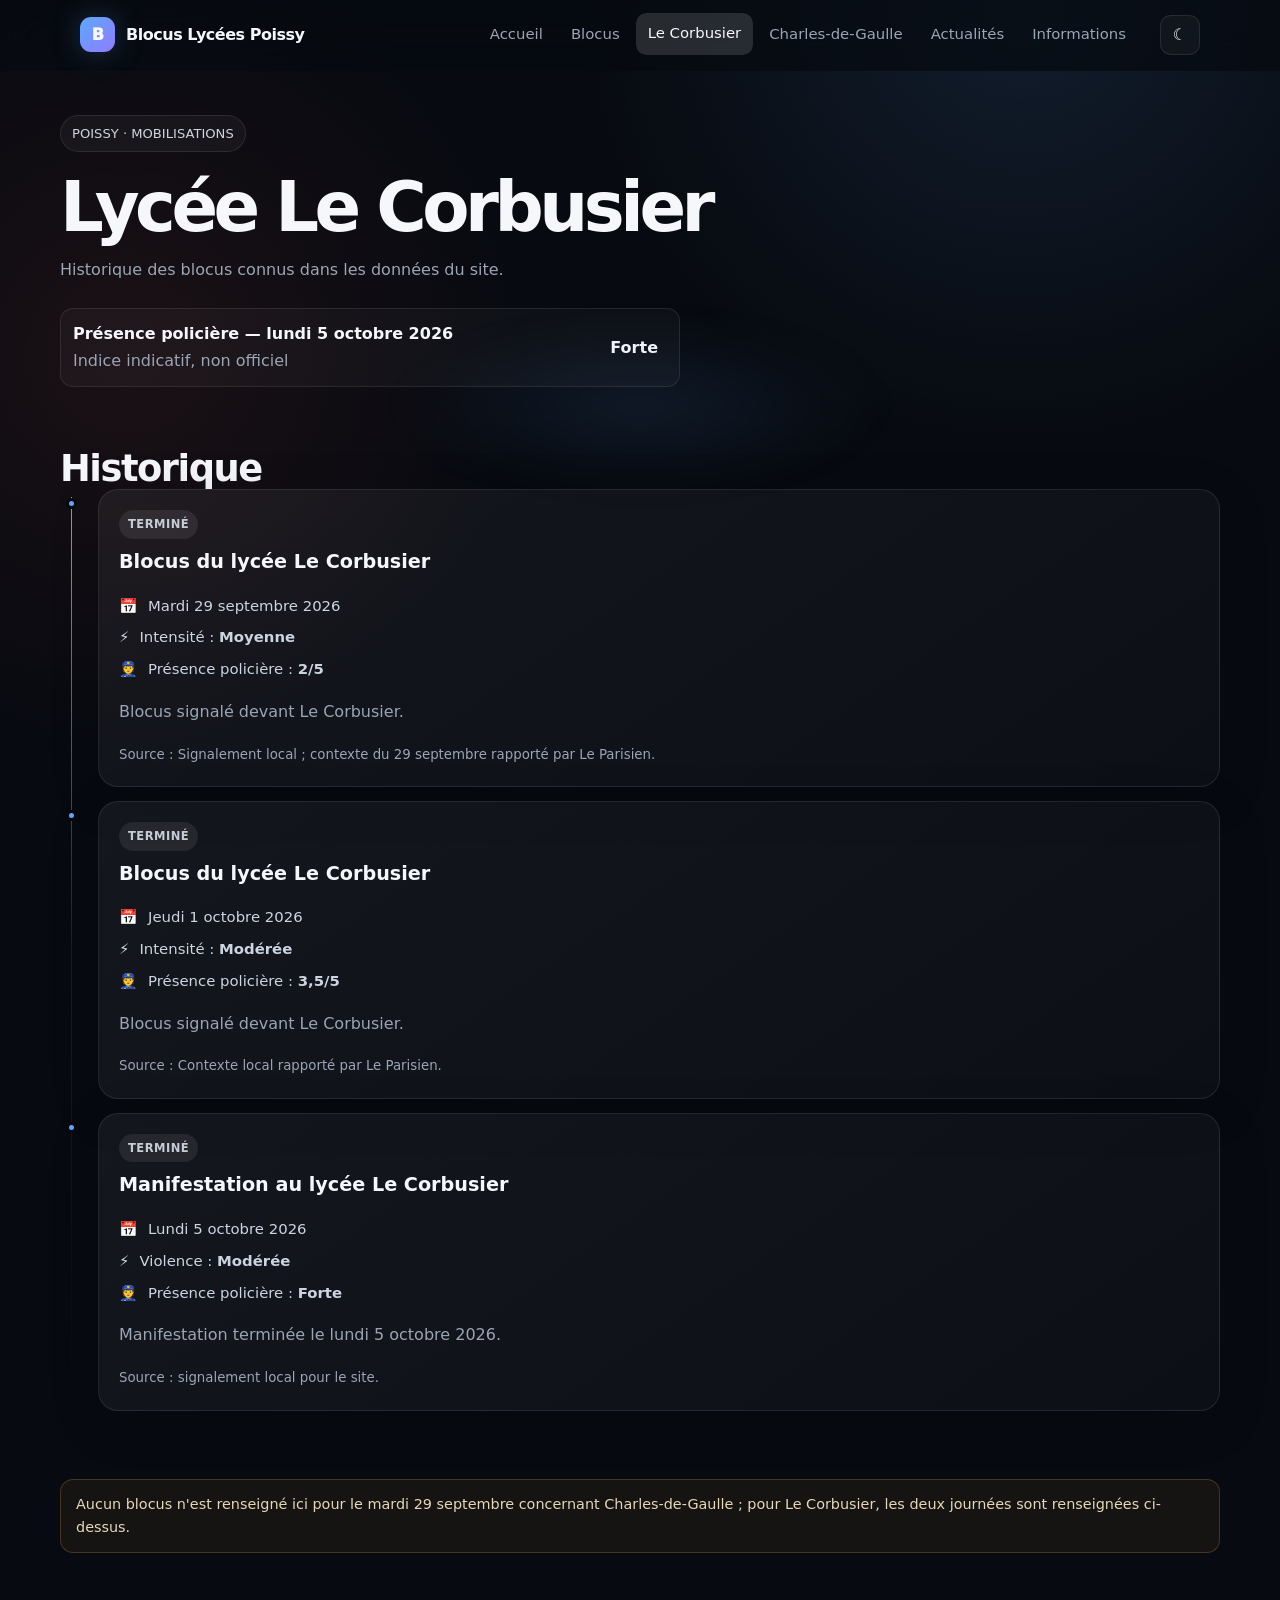
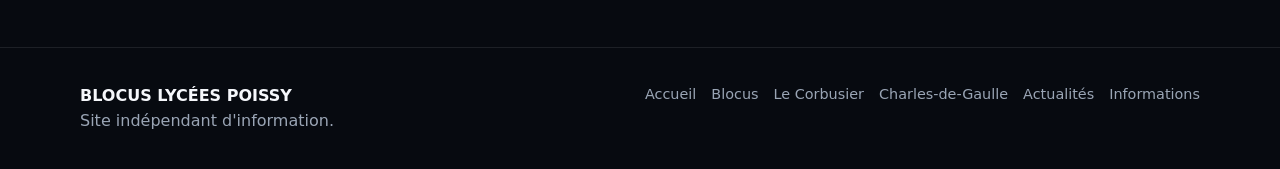
<file: lycee/le-corbusier.html>
<!doctype html><html lang="fr"><head><meta charset="utf-8"><meta name="viewport" content="width=device-width,initial-scale=1,viewport-fit=cover"><title>Lycée Le Corbusier — Blocus Lycées Poissy</title><meta name="description" content="Historique des blocus et indices de présence policière concernant Lycée Le Corbusier à Poissy."><meta name="theme-color" content="#080b12"><link rel="icon" href="../assets/favicon.svg"><link rel="stylesheet" href="../assets/style.css?v=20261005-02"><meta http-equiv="Cache-Control" content="no-cache, no-store, must-revalidate"><meta http-equiv="Pragma" content="no-cache"><meta http-equiv="Expires" content="0"></head><body data-page="school"><header class="site-header"><nav class="nav" aria-label="Navigation principale"><a class="brand" href="../index.html"><span class="brand-mark" aria-hidden="true"></span><span>Blocus Lycées Poissy</span></a><div class="nav-links" id="nav"><a class="" href="../index.html">Accueil</a><a class="" href="../blocus.html">Blocus</a><a class="active" href="../lycee/le-corbusier.html">Le Corbusier</a><a class="" href="../lycee/charles-de-gaulle.html">Charles-de-Gaulle</a><a class="" href="../actualites.html">Actualités</a><a class="" href="../informations.html">Informations</a>
</div><div class="nav-actions"><button class="icon-btn" id="theme" aria-label="Changer de thème">☾</button><button class="menu-btn" id="menu" aria-label="Ouvrir le menu" aria-expanded="false">☰</button>
</div></nav></header><main><section class="page-hero"><div class="container"><span class="eyebrow">POISSY · MOBILISATIONS</span><h1>Lycée Le Corbusier</h1><p class="muted">Historique des blocus connus dans les données du site.</p><div class="rating large"><div><strong>Présence policière — lundi 5 octobre 2026</strong><span class="muted">Indice indicatif, non officiel</span></div><b>Forte</b></div></div></div></section><section class="section"><div class="container"><h2>Historique</h2><div class="timeline"><div class="timeline-item"><span class="timeline-dot"></span><article class="card"><span class="badge gray">TERMINÉ</span><h3>Blocus du lycée Le Corbusier</h3><div class="meta"><div>📅 <span>Mardi 29 septembre 2026</span></div><div>⚡ <span>Intensité : <strong>Moyenne</strong></span></div><div>👮 <span>Présence policière : <strong>2/5</strong></span></div></div><p class="muted">Blocus signalé devant Le Corbusier.</p><small class="muted">Source : Signalement local ; contexte du 29 septembre rapporté par Le Parisien.</small></article></div>
<div class="timeline-item"><span class="timeline-dot"></span><article class="card"><span class="badge gray">TERMINÉ</span><h3>Blocus du lycée Le Corbusier</h3><div class="meta"><div>📅 <span>Jeudi 1 octobre 2026</span></div><div>⚡ <span>Intensité : <strong>Modérée</strong></span></div><div>👮 <span>Présence policière : <strong>3,5/5</strong></span></div></div><p class="muted">Blocus signalé devant Le Corbusier.</p><small class="muted">Source : Contexte local rapporté par Le Parisien.</small></article></div><div class="timeline-item"><span class="timeline-dot"></span><article class="card"><span class="badge gray">TERMINÉ</span><h3>Manifestation au lycée Le Corbusier</h3><div class="meta"><div>📅 <span>Lundi 5 octobre 2026</span></div><div>⚡ <span>Violence : <strong>Modérée</strong></span></div><div>👮 <span>Présence policière : <strong>Forte</strong></span></div></div><p class="muted">Manifestation terminée le lundi 5 octobre 2026.</p><small class="muted">Source : signalement local pour le site.</small></article></div></div></div></div></section><section class="section compact-section"><div class="container"><div class="notice">Aucun blocus n'est renseigné ici pour le mardi 29 septembre concernant Charles-de-Gaulle ; pour Le Corbusier, les deux journées sont renseignées ci-dessus.</div>
</div></section></main><footer><div class="footer-inner"><div><strong>BLOCUS LYCÉES POISSY</strong><div class="muted">Site indépendant d'information.</div>
</div><div class="footer-links"><a href="../index.html">Accueil</a><a href="../blocus.html">Blocus</a><a href="../lycee/le-corbusier.html">Le Corbusier</a><a href="../lycee/charles-de-gaulle.html">Charles-de-Gaulle</a><a href="../actualites.html">Actualités</a><a href="../informations.html">Informations</a>
</div></div></footer><script src="../assets/app.js?v=20261005-03" defer></script></body></html>
</file>
<file: assets/style.css>
:root{color-scheme:dark;--bg:#070a10;--surface:#0d121c;--surface2:#121927;--text:#f5f7fb;--muted:#9aa5b5;--line:rgba(255,255,255,.09);--accent:#5da8ff;--accent2:#ff5f56;--good:#45d483;--warn:#ffb84d;--danger:#ff6262;--violet:#b58cff;--max:1160px}
*{box-sizing:border-box}html{scroll-behavior:smooth}body{margin:0;background:radial-gradient(circle at 80% 0%,rgba(93,168,255,.12),transparent 28rem),radial-gradient(circle at 10% 20%,rgba(255,95,86,.08),transparent 25rem),var(--bg);color:var(--text);font-family:Inter,ui-sans-serif,system-ui,-apple-system,BlinkMacSystemFont,"Segoe UI",sans-serif;line-height:1.6}a{color:inherit;text-decoration:none}button,input,select{font:inherit}button{cursor:pointer}
.site-header{position:sticky;top:0;z-index:20;border-bottom:1px solid transparent;background:rgba(7,10,16,.7);backdrop-filter:blur(18px);transition:.25s}.site-header.scrolled{border-color:var(--line)}.nav{max-width:var(--max);margin:auto;padding:14px 20px;display:flex;align-items:center;gap:22px}.brand{display:flex;align-items:center;gap:11px;font-weight:850;letter-spacing:-.03em}.brand-mark{width:35px;height:35px;border-radius:11px;background:linear-gradient(135deg,var(--accent),#8f7cff);display:grid;place-items:center;box-shadow:0 0 30px rgba(93,168,255,.25)}.brand-mark:after{content:"B";font-weight:950}.nav-links{display:flex;gap:4px;margin-left:auto}.nav-links a{padding:9px 12px;border-radius:10px;color:var(--muted);font-size:.93rem}.nav-links a:hover,.nav-links a.active{color:var(--text);background:rgba(255,255,255,.06)}.nav-actions{display:flex;gap:8px}.icon-btn,.menu-btn{width:40px;height:40px;border:1px solid var(--line);border-radius:11px;background:rgba(255,255,255,.04);color:var(--text)}.menu-btn{display:none}
main{min-height:calc(100vh - 80px)}.container{width:min(var(--max),calc(100% - 32px));margin:auto}.hero{position:relative;overflow:hidden;padding:56px 0 44px}.hero:before,.hero:after{content:"";position:absolute;border-radius:999px;filter:blur(4px);pointer-events:none}.hero:before{width:320px;height:320px;background:rgba(93,168,255,.11);right:-80px;top:-80px}.hero:after{width:220px;height:220px;background:rgba(255,95,86,.08);left:-90px;bottom:-80px}.eyebrow{display:inline-flex;align-items:center;gap:8px;border:1px solid var(--line);background:rgba(255,255,255,.04);border-radius:999px;padding:7px 11px;color:#cbd5e1;font-size:.82rem}.dot{width:7px;height:7px;border-radius:50%;background:var(--good);box-shadow:0 0 12px var(--good)}h1{font-size:clamp(2.5rem,8vw,5.8rem);line-height:.98;letter-spacing:-.065em;max-width:900px;margin:22px 0 20px}h1 span{background:linear-gradient(110deg,#fff 20%,#8ec7ff 65%,#b39aff);-webkit-background-clip:text;background-clip:text;color:transparent}.hero p{font-size:clamp(1rem,2vw,1.2rem);color:var(--muted);max-width:700px}.actions{display:flex;flex-wrap:wrap;gap:11px;margin-top:28px}.btn{border:1px solid var(--line);padding:12px 17px;border-radius:12px;background:rgba(255,255,255,.05);font-weight:750;transition:.2s}.btn.primary{background:var(--text);color:#080b12;border-color:transparent}.btn:hover{transform:translateY(-2px);border-color:rgba(255,255,255,.2)}
.section{padding:34px 0}.section-head{display:flex;justify-content:space-between;align-items:end;gap:20px;margin-bottom:16px}.section h2{font-size:clamp(1.65rem,4vw,2.3rem);line-height:1.1;letter-spacing:-.04em;margin:0}.section-head p{margin:7px 0 0;color:var(--muted)}.grid{display:grid;grid-template-columns:repeat(2,minmax(0,1fr));gap:16px}.grid.three{grid-template-columns:repeat(3,minmax(0,1fr))}
.card{background:linear-gradient(145deg,rgba(255,255,255,.055),rgba(255,255,255,.025));border:1px solid var(--line);border-radius:20px;padding:20px;box-shadow:0 12px 50px rgba(0,0,0,.16);transition:transform .25s,border-color .25s,background .25s}.card:hover{transform:translateY(-4px);border-color:rgba(93,168,255,.28);background:rgba(255,255,255,.06)}.card-top{display:flex;justify-content:space-between;gap:12px}.card h3{margin:8px 0 4px;font-size:1.2rem}.muted{color:var(--muted)}.meta{display:grid;gap:8px;margin:17px 0;color:#cbd5e1;font-size:.93rem}.meta div{display:flex;gap:10px}.badge{display:inline-flex;align-items:center;width:max-content;border-radius:999px;padding:5px 9px;font-size:.72rem;font-weight:900;letter-spacing:.04em}.badge.good{background:rgba(69,212,131,.13);color:#6ee7a0}.badge.warn{background:rgba(255,184,77,.13);color:#ffc66d}.badge.red{background:rgba(255,98,98,.13);color:#ff8b8b}.badge.gray{background:rgba(255,255,255,.08);color:#c6ccd6}.badge.live{background:rgba(255,82,82,.14);color:#ff8c8c;position:relative}.badge.live::before{content:"";width:7px;height:7px;border-radius:50%;background:currentColor;margin-right:6px;box-shadow:0 0 0 0 currentColor;animation:livePulse 1.5s ease-out infinite}@keyframes livePulse{0%{box-shadow:0 0 0 0 rgba(255,82,82,.55)}70%{box-shadow:0 0 0 7px rgba(255,82,82,0)}100%{box-shadow:0 0 0 0 rgba(255,82,82,0)}}.badge.violet{background:rgba(181,140,255,.13);color:#c6aaff}.notice{border:1px solid rgba(255,184,77,.2);background:rgba(255,184,77,.06);padding:13px 15px;border-radius:13px;color:#e7d7b7;font-size:.9rem}.toolbar{display:flex;flex-wrap:wrap;gap:10px;margin:18px 0}.field{border:1px solid var(--line);background:rgba(255,255,255,.045);color:var(--text);border-radius:11px;padding:11px 12px;min-width:160px;outline:none}.field:focus{border-color:rgba(93,168,255,.6);box-shadow:0 0 0 3px rgba(93,168,255,.1)}.search{flex:1;min-width:230px}
.page-hero{padding:44px 0 18px}.page-hero h1{font-size:clamp(2.2rem,6vw,4.3rem);margin-bottom:12px}.timeline{position:relative;display:grid;gap:14px}.timeline:before{content:"";position:absolute;left:11px;top:8px;bottom:8px;width:1px;background:var(--line)}.timeline-item{position:relative;padding-left:38px}.timeline-dot{position:absolute;left:6px;top:9px;width:11px;height:11px;border:3px solid var(--bg);background:var(--accent);border-radius:50%}.empty{padding:34px;text-align:center;border:1px dashed var(--line);border-radius:18px;color:var(--muted)}
footer{border-top:1px solid var(--line);margin-top:60px}.footer-inner{max-width:var(--max);margin:auto;padding:35px 20px;display:flex;justify-content:space-between;gap:20px;flex-wrap:wrap}.footer-links{display:flex;gap:15px;flex-wrap:wrap;color:var(--muted);font-size:.9rem}
.reveal{opacity:0;transform:translateY(16px);transition:opacity .6s ease,transform .6s ease}.reveal.visible{opacity:1;transform:none}
@media(max-width:800px){.nav-links{display:none;position:absolute;top:67px;left:12px;right:12px;padding:10px;background:rgba(13,18,28,.97);border:1px solid var(--line);border-radius:16px;flex-direction:column;box-shadow:0 20px 50px rgba(0,0,0,.35)}.nav-links.open{display:flex}.menu-btn{display:block}.grid,.grid.three{grid-template-columns:1fr}.hero{padding:66px 0 48px}.section{padding:42px 0}.footer-inner{display:block}.footer-links{margin-top:18px}.nav{padding:12px 16px}}
@media(prefers-reduced-motion:reduce){html{scroll-behavior:auto}.reveal{opacity:1;transform:none;transition:none}.card,.btn{transition:none}}

html[data-theme="light"]{color-scheme:light;--bg:#f4f7fb;--surface:#fff;--surface2:#eef3f9;--text:#101621;--muted:#596579;--line:rgba(10,20,35,.12)}html[data-theme="light"] body{background:radial-gradient(circle at 80% 0%,rgba(93,168,255,.15),transparent 28rem),var(--bg)}html[data-theme="light"] .site-header{background:rgba(244,247,251,.78)}html[data-theme="light"] .card,html[data-theme="light"] .field,html[data-theme="light"] .icon-btn,html[data-theme="light"] .menu-btn{background:rgba(255,255,255,.72)}html[data-theme="light"] .btn.primary{color:#fff;background:#101621}html[data-theme="light"] .nav-links{background:rgba(255,255,255,.97)}html[data-theme="light"] .timeline-dot{border-color:var(--bg)}
.home-hero{padding-top:72px}.hero-grid{display:grid;grid-template-columns:1.02fr .98fr;align-items:center;gap:26px}.hero-visual{margin:0;border-radius:24px;overflow:hidden;border:1px solid var(--line);background:#0b1019;box-shadow:0 24px 80px rgba(0,0,0,.3)}.hero-visual img{display:block;width:100%;height:auto}.hero-visual figcaption{padding:10px 14px;color:var(--muted);font-size:.74rem;background:rgba(0,0,0,.25)}.small-notice{margin:12px 0}.rating{display:grid;grid-template-columns:1fr auto auto;align-items:center;gap:9px;margin:16px 0 10px;padding:12px;border:1px solid var(--line);border-radius:13px;background:rgba(255,255,255,.03)}.rating>span{font-size:.85rem;letter-spacing:1px;color:#ffb84d}.rating.large{grid-template-columns:1fr auto auto;margin-top:25px;max-width:620px}.rating.large div{display:grid;gap:2px}.stars{letter-spacing:2px;color:#ffb84d}.event-card strong{display:block;margin-top:4px;font-size:1.05rem}.mega-hero{position:relative}@media(max-width:900px){.hero-grid{grid-template-columns:1fr}.hero-visual{max-width:760px;margin-top:10px}}
.star-rating{position:relative;display:inline-block;font-size:1.05rem;line-height:1;letter-spacing:2px;min-width:92px}.star-bg{color:#647083}.star-fill{position:absolute;left:0;top:0;overflow:hidden;white-space:nowrap;color:#ffb84d}.news-grid{display:grid;grid-template-columns:repeat(2,minmax(0,1fr));gap:16px}.news-grid .card{display:flex;flex-direction:column}.news-grid .btn{margin-top:auto;width:max-content}.photo-card img{width:calc(100% + 40px);margin:-20px -20px 15px;aspect-ratio:16/9;object-fit:cover;border-radius:20px 20px 0 0}.news-grid small{display:block;margin-top:8px}.rating.large .stars{display:inline-flex}.rating.large .star-rating{min-width:92px}@media(max-width:800px){.news-grid{grid-template-columns:1fr}}
/* ===== Premium motion layer — Liquid Glass inspired ===== */
:root{
  --ease-spring:cubic-bezier(.22,1.2,.32,1);
  --ease-smooth:cubic-bezier(.2,.8,.2,1);
  --glass:rgba(255,255,255,.07);
  --glass-strong:rgba(255,255,255,.11);
}
html{scroll-behavior:smooth}
body{overflow-x:hidden;transition:background .55s var(--ease-smooth),color .4s var(--ease-smooth)}
body::before{
  content:"";position:fixed;inset:0;pointer-events:none;z-index:-1;
  background:
    radial-gradient(700px 420px at var(--mx,50%) var(--my,0%),rgba(93,168,255,.08),transparent 62%),
    radial-gradient(520px 360px at 10% 85%,rgba(181,140,255,.05),transparent 65%);
  opacity:.9;transition:opacity .5s ease;
}
.site-header{
  transform:translateY(0);will-change:transform;
  transition:background .45s var(--ease-smooth),border-color .35s ease,box-shadow .45s var(--ease-smooth),backdrop-filter .45s ease;
}
.site-header.scrolled{
  background:rgba(7,10,16,.58);
  box-shadow:0 14px 42px rgba(0,0,0,.18);
}
.site-header::after{
  content:"";position:absolute;left:0;right:0;bottom:-1px;height:1px;
  background:linear-gradient(90deg,transparent,rgba(255,255,255,.24),transparent);
  opacity:0;transition:opacity .4s ease;
}
.site-header.scrolled::after{opacity:1}
.brand{transition:transform .45s var(--ease-spring),filter .35s ease}
.brand:hover{transform:translateY(-1px) scale(1.015);filter:brightness(1.08)}
.brand-mark{
  position:relative;overflow:hidden;
  transition:transform .5s var(--ease-spring),box-shadow .45s ease;
}
.brand-mark::before{
  content:"";position:absolute;inset:-65%;
  background:linear-gradient(115deg,transparent 40%,rgba(255,255,255,.45) 50%,transparent 60%);
  transform:translateX(-55%) rotate(10deg);transition:transform .7s var(--ease-smooth);
}
.brand:hover .brand-mark{transform:rotate(-4deg) scale(1.06);box-shadow:0 0 38px rgba(93,168,255,.36)}
.brand:hover .brand-mark::before{transform:translateX(55%) rotate(10deg)}
.nav-links{position:relative}
.nav-links a{
  position:relative;overflow:hidden;
  transition:color .3s ease,transform .4s var(--ease-spring),background .3s ease;
}
.nav-links a::before{
  content:"";position:absolute;inset:0;border-radius:inherit;
  background:rgba(255,255,255,.08);opacity:0;transform:scale(.78);
  transition:opacity .35s ease,transform .45s var(--ease-spring);
}
.nav-links a:hover::before,.nav-links a.active::before{opacity:1;transform:scale(1)}
.nav-links a:hover,.nav-links a.active{transform:translateY(-1px)}
.nav-links a{isolation:isolate}
.nav-links a>*{position:relative}
.icon-btn,.menu-btn{
  position:relative;overflow:hidden;
  transition:transform .45s var(--ease-spring),background .3s ease,border-color .3s ease,box-shadow .4s ease;
}
.icon-btn:hover,.menu-btn:hover{
  transform:translateY(-2px) scale(1.04);
  background:rgba(255,255,255,.09);
  border-color:rgba(255,255,255,.2);
  box-shadow:0 10px 25px rgba(0,0,0,.2);
}
#theme.is-switching{animation:themePop .65s var(--ease-spring)}
@keyframes themePop{0%{transform:scale(1) rotate(0)}45%{transform:scale(.78) rotate(18deg)}100%{transform:scale(1) rotate(0)}}

.btn{
  position:relative;overflow:hidden;isolation:isolate;
  transition:transform .5s var(--ease-spring),box-shadow .4s ease,border-color .3s ease,background .35s ease;
}
.btn::before{
  content:"";position:absolute;inset:-120% -40%;
  background:linear-gradient(105deg,transparent 43%,rgba(255,255,255,.18) 50%,transparent 57%);
  transform:translateX(-60%) rotate(8deg);transition:transform .8s var(--ease-smooth);
  pointer-events:none;
}
.btn:hover::before{transform:translateX(60%) rotate(8deg)}
.btn:hover{
  transform:translateY(-2px);
  box-shadow:0 14px 34px rgba(0,0,0,.2),0 0 0 1px rgba(255,255,255,.03) inset;
}
.btn:active{transform:translateY(-1px) scale(.97);transition-duration:.12s}
.btn.primary:hover{box-shadow:0 18px 42px rgba(255,255,255,.11),0 0 0 1px rgba(255,255,255,.16) inset}

.card,.hero-visual,.notice,.rating,.field{
  position:relative;overflow:hidden;
  transition:transform .55s var(--ease-spring),border-color .35s ease,background .4s ease,box-shadow .55s ease;
}
.card::before,.hero-visual::before,.notice::before,.rating::before{
  content:"";position:absolute;inset:0;pointer-events:none;border-radius:inherit;
  background:
    radial-gradient(300px 180px at var(--spot-x,50%) var(--spot-y,0%),rgba(255,255,255,.12),transparent 62%),
    linear-gradient(140deg,rgba(255,255,255,.08),transparent 34%);
  opacity:0;transition:opacity .45s ease;
}
.card:hover::before,.hero-visual:hover::before,.notice:hover::before,.rating:hover::before{opacity:.55}
.card:hover{
  transform:translateY(-8px) scale(1.012);
  box-shadow:0 26px 60px rgba(0,0,0,.22),0 0 0 1px rgba(255,255,255,.03) inset;
}
.card:active{transform:translateY(-2px) scale(.992);transition-duration:.13s}
.hero-visual:hover{transform:translateY(-3px);box-shadow:0 24px 58px rgba(0,0,0,.25)}
.field{transition:transform .4s var(--ease-spring),box-shadow .35s ease,border-color .3s ease,background .35s ease}
.field:hover{transform:translateY(-1px);background:rgba(255,255,255,.06)}
.field:focus{transform:translateY(-1px);box-shadow:0 0 0 4px rgba(93,168,255,.11),0 12px 25px rgba(0,0,0,.12)}

.page-hero,.hero{position:relative}
.page-hero::after,.hero::after{
  content:"";position:absolute;left:50%;bottom:-80px;width:520px;height:180px;
  transform:translateX(-50%);border-radius:50%;
  background:radial-gradient(ellipse at center,rgba(93,168,255,.10),transparent 68%);
  filter:blur(18px);pointer-events:none;animation:ambientFloat 7s ease-in-out infinite;
}
@keyframes ambientFloat{0%,100%{transform:translateX(-50%) translateY(0) scale(1)}50%{transform:translateX(-50%) translateY(-12px) scale(1.04)}}
.hero::before{animation:orbFloat 9s ease-in-out infinite}
.hero-grid>div:first-child{animation:heroTextIn .9s var(--ease-spring) both}
@keyframes heroTextIn{from{opacity:0;transform:translateY(24px) scale(.985)}to{opacity:1;transform:none}}
.home-hero .hero-visual{animation:heroVisualIn 1s .08s var(--ease-spring) both}
@keyframes heroVisualIn{from{opacity:0;transform:translateY(28px) scale(.96) rotateX(2deg)}to{opacity:1;transform:none}}

.reveal{opacity:0;transform:translateY(28px) scale(.985);filter:blur(4px)}
.reveal.visible{opacity:1;transform:none;filter:none;transition:opacity .8s var(--ease-smooth),transform .8s var(--ease-spring),filter .8s ease}
.reveal.visible:nth-child(2){transition-delay:.06s}.reveal.visible:nth-child(3){transition-delay:.12s}.reveal.visible:nth-child(4){transition-delay:.18s}.reveal.visible:nth-child(5){transition-delay:.24s}

.badge{transition:transform .4s var(--ease-spring),box-shadow .35s ease}
.card:hover .badge{transform:translateY(-1px) scale(1.04);box-shadow:0 7px 18px rgba(0,0,0,.12)}
.timeline-dot{transition:transform .45s var(--ease-spring),box-shadow .4s ease}
.timeline-item:hover .timeline-dot{transform:scale(1.5);box-shadow:0 0 0 5px rgba(93,168,255,.09),0 0 22px rgba(93,168,255,.35)}
.timeline:before{background:linear-gradient(var(--accent),rgba(255,255,255,.08),transparent)}

.star-fill{transition:width .9s var(--ease-spring)}
.rating,.mini-rating{transition:transform .5s var(--ease-spring)}
.card:hover .star-fill{animation:starsGlow 1.2s ease both}
@keyframes starsGlow{0%{filter:brightness(1)}45%{filter:brightness(1.5) drop-shadow(0 0 6px rgba(255,184,77,.35))}100%{filter:brightness(1)}}

.menu-btn{transition:transform .45s var(--ease-spring),background .3s ease,border-color .3s ease}
.menu-btn.is-open{transform:rotate(90deg)}
.nav-links.open{animation:menuIn .42s var(--ease-spring) both}
@keyframes menuIn{from{opacity:0;transform:translateY(-10px) scale(.96);filter:blur(8px)}to{opacity:1;transform:none;filter:none}}

body.page-entering main{opacity:0;transform:translateY(10px) scale(.995);filter:blur(5px)}
body main{transition:opacity .55s ease,transform .65s var(--ease-spring),filter .55s ease}
body.page-leaving main{opacity:0;transform:translateY(-8px) scale(.995);filter:blur(5px)}
a[data-transition]{-webkit-tap-highlight-color:transparent}

.scroll-progress{
  position:fixed;left:0;top:0;width:0;height:2px;z-index:100;
  background:linear-gradient(90deg,var(--accent),#b58cff,#fff);
  box-shadow:0 0 14px rgba(93,168,255,.45);
  transition:width .08s linear;
}
.ripple{
  position:absolute;width:10px;height:10px;border-radius:50%;
  background:rgba(255,255,255,.45);transform:translate(-50%,-50%) scale(0);
  pointer-events:none;animation:ripple .62s ease-out forwards;z-index:2;
}
@keyframes ripple{to{transform:translate(-50%,-50%) scale(20);opacity:0}}

.skeleton-shimmer{position:relative;overflow:hidden}
.skeleton-shimmer::after{
  content:"";position:absolute;inset:0;
  background:linear-gradient(105deg,transparent 30%,rgba(255,255,255,.08) 50%,transparent 70%);
  transform:translateX(-100%);animation:shimmer 1.8s infinite;
}
@keyframes shimmer{to{transform:translateX(100%)}}

@media(max-width:800px){
  .nav-links.open{transform-origin:top center}
  .nav-links a{padding:12px 14px}
  .card:hover{transform:translateY(-4px) scale(1.005)}
}
@media(prefers-reduced-motion:reduce){
  *,*::before,*::after{animation-duration:.001ms!important;animation-iteration-count:1!important;scroll-behavior:auto!important;transition-duration:.001ms!important}
  body main{transition:none}
  .reveal{opacity:1;transform:none;filter:none}
}

@keyframes filterIn{from{opacity:0;transform:translateY(8px) scale(.985)}to{opacity:1;transform:none}}
@supports (view-transition-name:none){
  @view-transition{navigation:auto}
  ::view-transition-old(root){animation:vtOut .22s ease both}
  ::view-transition-new(root){animation:vtIn .42s var(--ease-spring) both}
  @keyframes vtOut{to{opacity:0;filter:blur(4px);transform:scale(.99)}}
  @keyframes vtIn{from{opacity:0;filter:blur(5px);transform:scale(.99) translateY(8px)}to{opacity:1;filter:none;transform:none}}
}

/* ===== Mobile / tablet hardening & performance ===== */
body::before{display:none!important}
.site-header{-webkit-backdrop-filter:blur(18px);backdrop-filter:blur(18px)}
.nav{min-width:0}
.brand{min-width:0}
.brand>span:last-child{min-width:0;overflow:hidden;text-overflow:ellipsis;white-space:nowrap}
.nav-actions{flex-shrink:0}
img,svg{max-width:100%;height:auto}
button,a,.field{touch-action:manipulation}
:focus-visible{outline:2px solid var(--accent);outline-offset:3px}

@media (hover:none),(pointer:coarse){
  .brand:hover,.brand:hover .brand-mark,.nav-links a:hover,.btn:hover,.icon-btn:hover,.menu-btn:hover,
  .card:hover,.hero-visual:hover,.field:hover{transform:none;box-shadow:none;filter:none}
  .btn:hover{border-color:var(--line)}
  .btn::before,.card::before,.hero-visual::before,.notice::before,.rating::before{display:none}
  .hero::before,.hero::after,.page-hero::after{animation:none!important}
  .card:hover .badge,.timeline-item:hover .timeline-dot,.card:hover .star-fill{transform:none;animation:none;box-shadow:none}
  .site-header.scrolled{box-shadow:0 8px 24px rgba(0,0,0,.12)}
}

@media (max-width:900px){
  .nav{gap:12px}
  .hero-grid{grid-template-columns:1fr;gap:18px}
  .hero-visual{max-width:none}
}

@media (max-width:800px){
  .container{width:min(var(--max),calc(100% - 24px))}
  .nav{padding:10px 12px;gap:8px}
  .brand{gap:8px;font-size:.92rem}
  .brand-mark{width:33px;height:33px;flex:0 0 33px}
  .nav-actions{gap:6px}
  .icon-btn,.menu-btn{width:42px;height:42px;flex:0 0 42px}
  .nav-links{
    top:64px;left:8px;right:8px;
    max-height:calc(100dvh - 78px);
    overflow-y:auto;
    -webkit-overflow-scrolling:touch;
  }
  .nav-links a{font-size:1rem}
  .home-hero{padding-top:46px}
  .hero{padding:48px 0 34px}
  .page-hero{padding:34px 0 12px;overflow:hidden}
  .section{padding:30px 0}
  .section-head{align-items:flex-start;flex-direction:column;gap:12px}
  .section-head>.btn{width:100%;text-align:center}
  .actions{margin-top:22px}
  .actions .btn{width:100%;text-align:center}
  .grid,.grid.three,.news-grid{grid-template-columns:1fr}
  .card{padding:17px;border-radius:17px}
  .card h3{font-size:1.08rem}
  .meta{font-size:.92rem}
  .toolbar{display:grid;grid-template-columns:1fr;gap:9px}
  .toolbar .field,.toolbar .search{width:100%;min-width:0}
  .rating,.rating.large{grid-template-columns:1fr;gap:9px;max-width:none}
  .rating.large{margin-top:18px}
  .rating .star-rating,.rating.large .star-rating{justify-self:start}
  .timeline-item{padding-left:31px}
  .timeline:before{left:9px}
  .timeline-dot{left:4px}
  .empty{padding:25px 18px}
  footer{margin-top:42px}
  .footer-inner{padding:28px 12px}
  .footer-links{gap:9px 14px}
  .hero-visual figcaption{font-size:.7rem;padding:9px 11px}
  h1{font-size:clamp(2.35rem,12vw,4rem);letter-spacing:-.055em}
}

@media (max-width:520px){
  .brand>span:last-child{max-width:calc(100vw - 210px)}
  .eyebrow{font-size:.72rem;padding:6px 9px}
  .hero p{font-size:1rem}
  .hero-visual,.hero-visual img{border-radius:17px}
  .photo-card img{width:calc(100% + 34px);margin:-17px -17px 13px;border-radius:17px 17px 0 0}
  .notice{font-size:.86rem;padding:12px}
  .event-card strong{font-size:1rem}
  .star-rating{font-size:1rem;min-width:86px}
}

@media (max-width:360px){
  .brand{font-size:.84rem}
  .brand-mark{width:31px;height:31px;flex-basis:31px}
  .icon-btn,.menu-btn{width:40px;height:40px;flex-basis:40px}
  .nav-links{top:62px}
  .container{width:calc(100% - 20px)}
  .card{padding:15px}
  .section{padding:26px 0}
  .home-hero{padding-top:38px}
  .hero{padding-top:40px}
  .eyebrow{max-width:100%;white-space:normal}
  h1{font-size:clamp(2.1rem,13vw,3.1rem)}
  .footer-inner{padding-left:10px;padding-right:10px}
}

@media (orientation:landscape) and (max-height:520px){
  .site-header{position:sticky}
  .nav-links{max-height:calc(100dvh - 72px)}
  .home-hero,.hero{padding-top:30px;padding-bottom:28px}
  .page-hero{padding-top:24px}
  .hero-grid{grid-template-columns:minmax(0,1fr) minmax(260px,.8fr)}
}

@media(prefers-reduced-motion:reduce){
  .site-header{backdrop-filter:none;-webkit-backdrop-filter:none}
}

/* ===== Upcoming events ===== */
.upcoming-grid{display:grid;grid-template-columns:repeat(2,minmax(0,1fr));gap:16px}
.upcoming-card{display:grid;grid-template-columns:74px 1fr;gap:17px;align-items:start}
.upcoming-date{display:grid;place-items:center;align-content:center;gap:2px;min-height:82px;border:1px solid rgba(93,168,255,.22);background:linear-gradient(145deg,rgba(93,168,255,.12),rgba(181,140,255,.06));border-radius:18px;color:#b9d9ff;font-weight:850;letter-spacing:.05em}
.upcoming-date .day{font-size:2rem;line-height:1;letter-spacing:-.06em;color:var(--text)}
.upcoming-date span:last-child{font-size:.7rem}
.upcoming-content h3{margin:9px 0 3px;font-size:1.2rem}
.upcoming-content .meta{margin:13px 0 8px}
.upcoming-section .eyebrow{margin-bottom:10px;color:#b9d9ff}

@media (max-width:800px){
  body.menu-open{overflow:hidden;overscroll-behavior:none}
  .site-header{z-index:100}
  .nav{position:relative;z-index:102}
  .nav-links{
    display:flex!important;
    position:fixed;
    z-index:103;
    top:calc(64px + env(safe-area-inset-top));
    left:10px;
    right:10px;
    width:auto;
    max-height:calc(100dvh - 78px - env(safe-area-inset-top));
    overflow:auto;
    overscroll-behavior:contain;
    padding:8px;
    gap:3px;
    background:rgba(13,18,28,.97);
    -webkit-backdrop-filter:blur(22px);
    backdrop-filter:blur(22px);
    border:1px solid rgba(255,255,255,.12);
    border-radius:20px;
    box-shadow:0 24px 70px rgba(0,0,0,.42);
    opacity:0;
    visibility:hidden;
    pointer-events:none;
    transform:translateY(-12px) scale(.97);
    transform-origin:top center;
    transition:opacity .22s ease,transform .3s var(--ease-spring),visibility 0s linear .3s;
  }
  .nav-links.open{
    opacity:1;
    visibility:visible;
    pointer-events:auto;
    transform:none;
    transition:opacity .22s ease,transform .3s var(--ease-spring),visibility 0s;
  }
  .nav-links a{
    flex:0 0 auto;
    min-height:48px;
    display:flex;
    align-items:center;
    padding:12px 14px;
    border-radius:13px;
  }
  .nav-links a.active{background:rgba(255,255,255,.09)}
  .nav-links a::before{display:none}
  .menu-backdrop{
    position:fixed;
    inset:0;
    z-index:101;
    border:0;
    padding:0;
    margin:0;
    background:rgba(0,0,0,.38);
    -webkit-backdrop-filter:blur(2px);
    backdrop-filter:blur(2px);
    opacity:0;
    visibility:hidden;
    pointer-events:none;
    transition:opacity .22s ease,visibility 0s linear .22s;
  }
  body.menu-open .menu-backdrop{
    opacity:1;
    visibility:visible;
    pointer-events:auto;
    transition:opacity .22s ease;
  }
  .menu-btn{z-index:104}
  .menu-btn.is-open{transform:none}
  .upcoming-grid{grid-template-columns:1fr}
  .upcoming-card{grid-template-columns:62px 1fr;gap:13px}
  .upcoming-date{min-height:72px;border-radius:15px}
  .upcoming-date .day{font-size:1.7rem}
}

@media (max-width:380px){
  .nav-links{left:7px;right:7px;padding:6px}
  .upcoming-card{grid-template-columns:1fr;gap:11px}
  .upcoming-date{width:72px;min-height:64px}
  .upcoming-content h3{font-size:1.06rem}
}

/* Stable sharp rendering: no blur on page/illustration content. */
.reveal,.reveal.visible{filter:none!important}
body.page-entering main,body.page-leaving main{filter:none!important}

/* The mobile menu backdrop must never appear on desktop. */
.menu-backdrop{display:none!important}
@media(max-width:800px){.menu-backdrop{display:block!important}}
</file>
